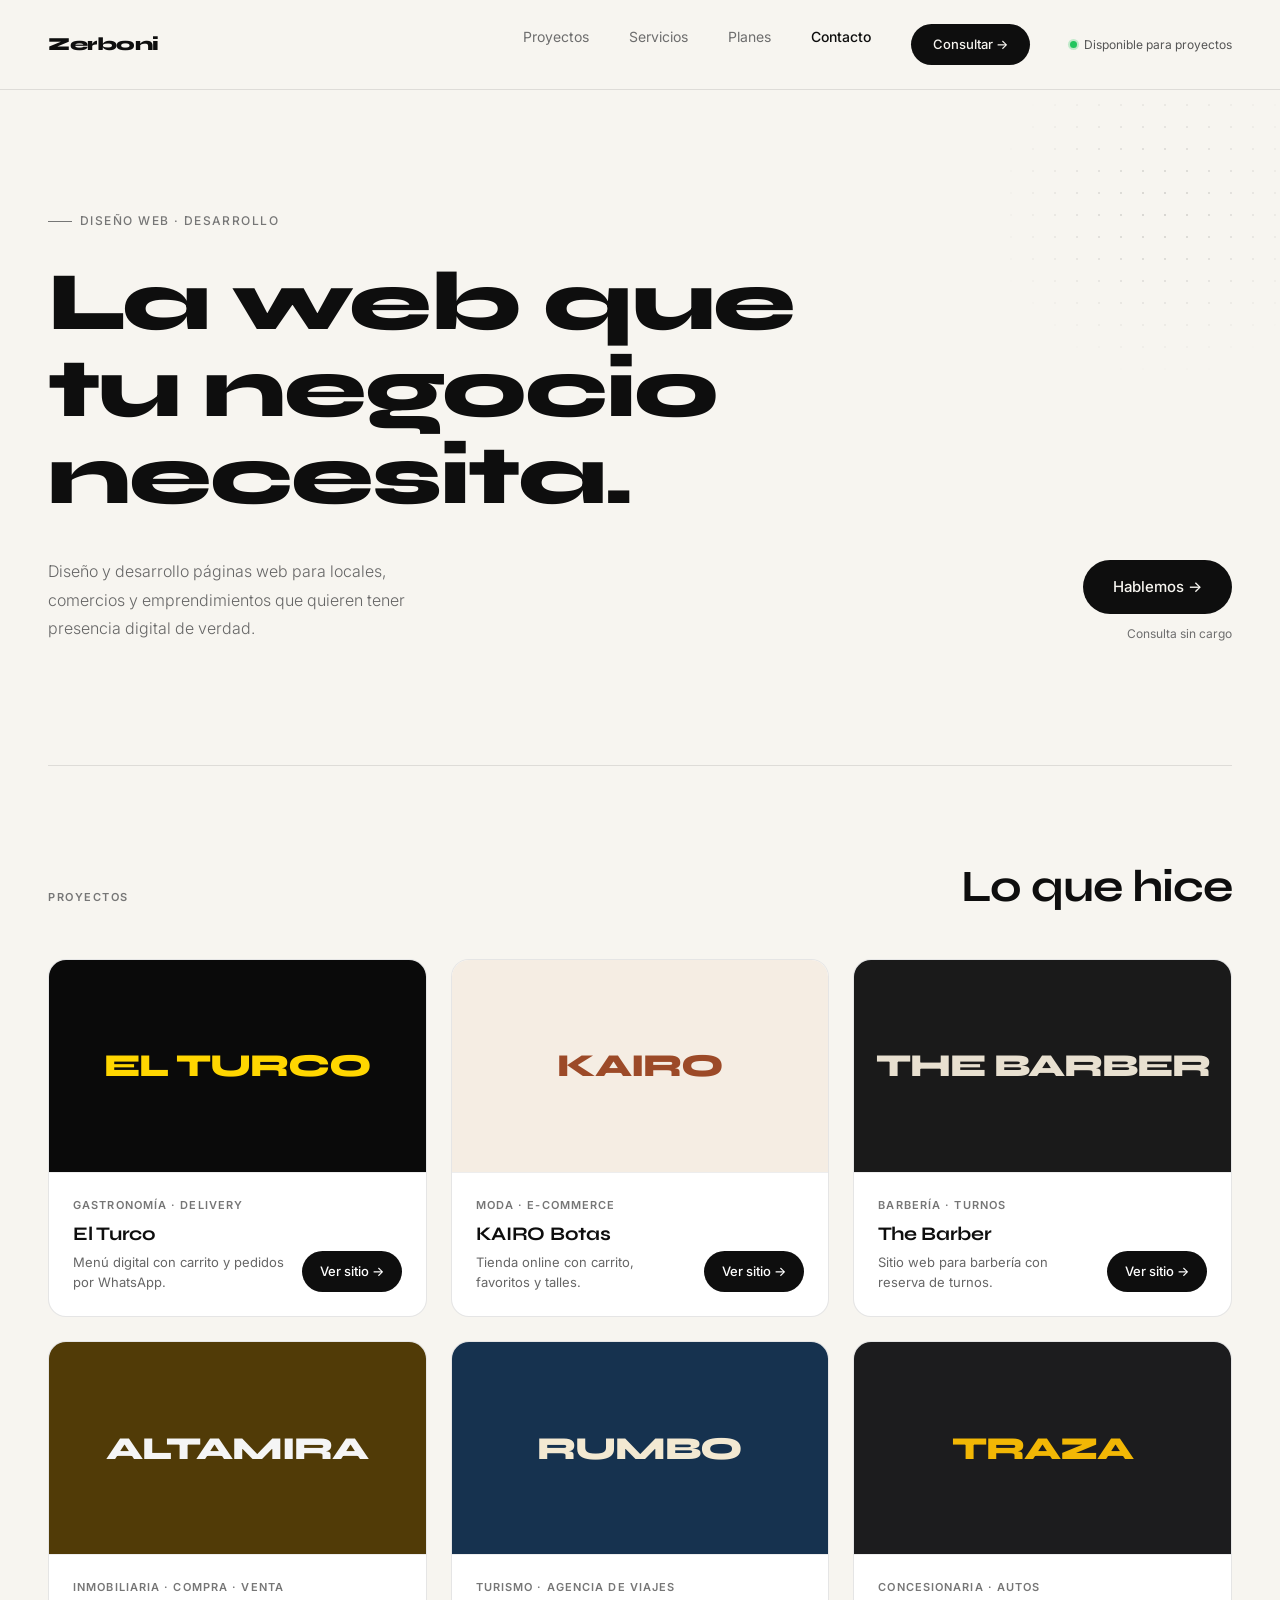
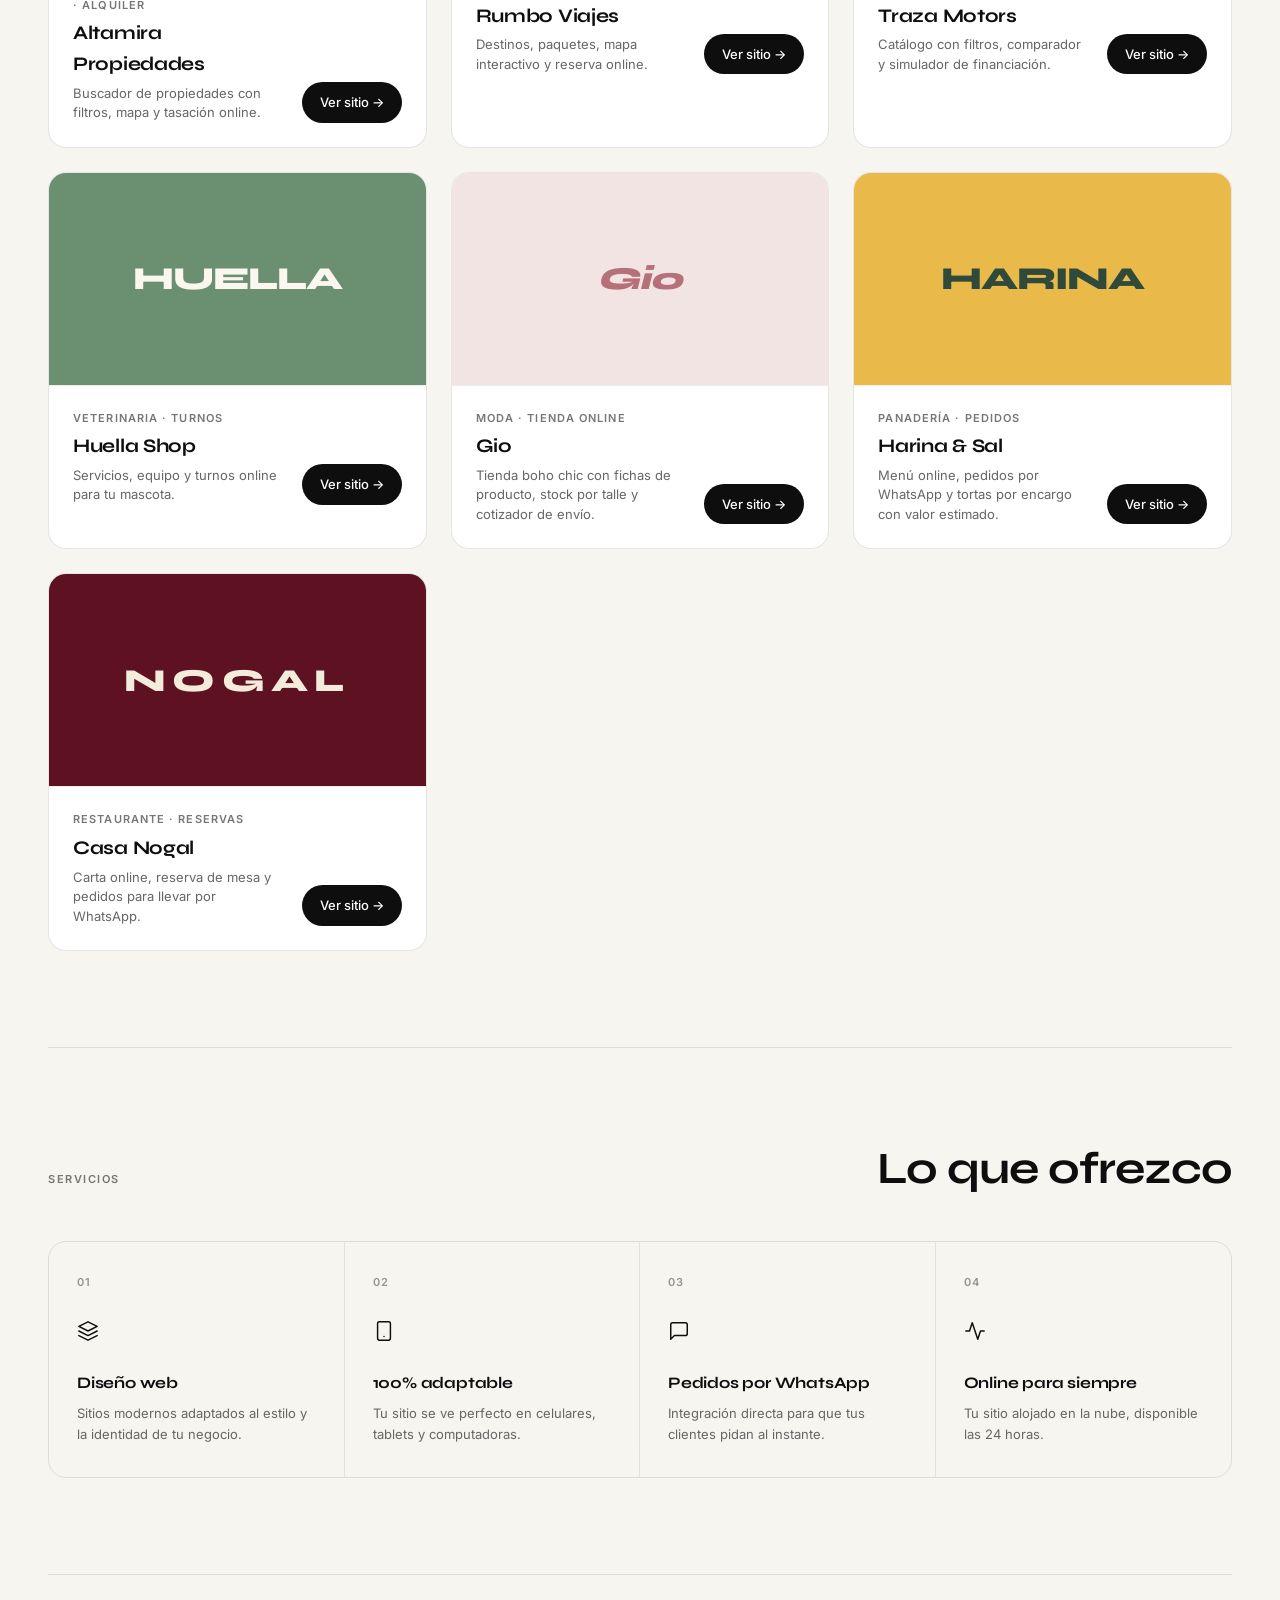
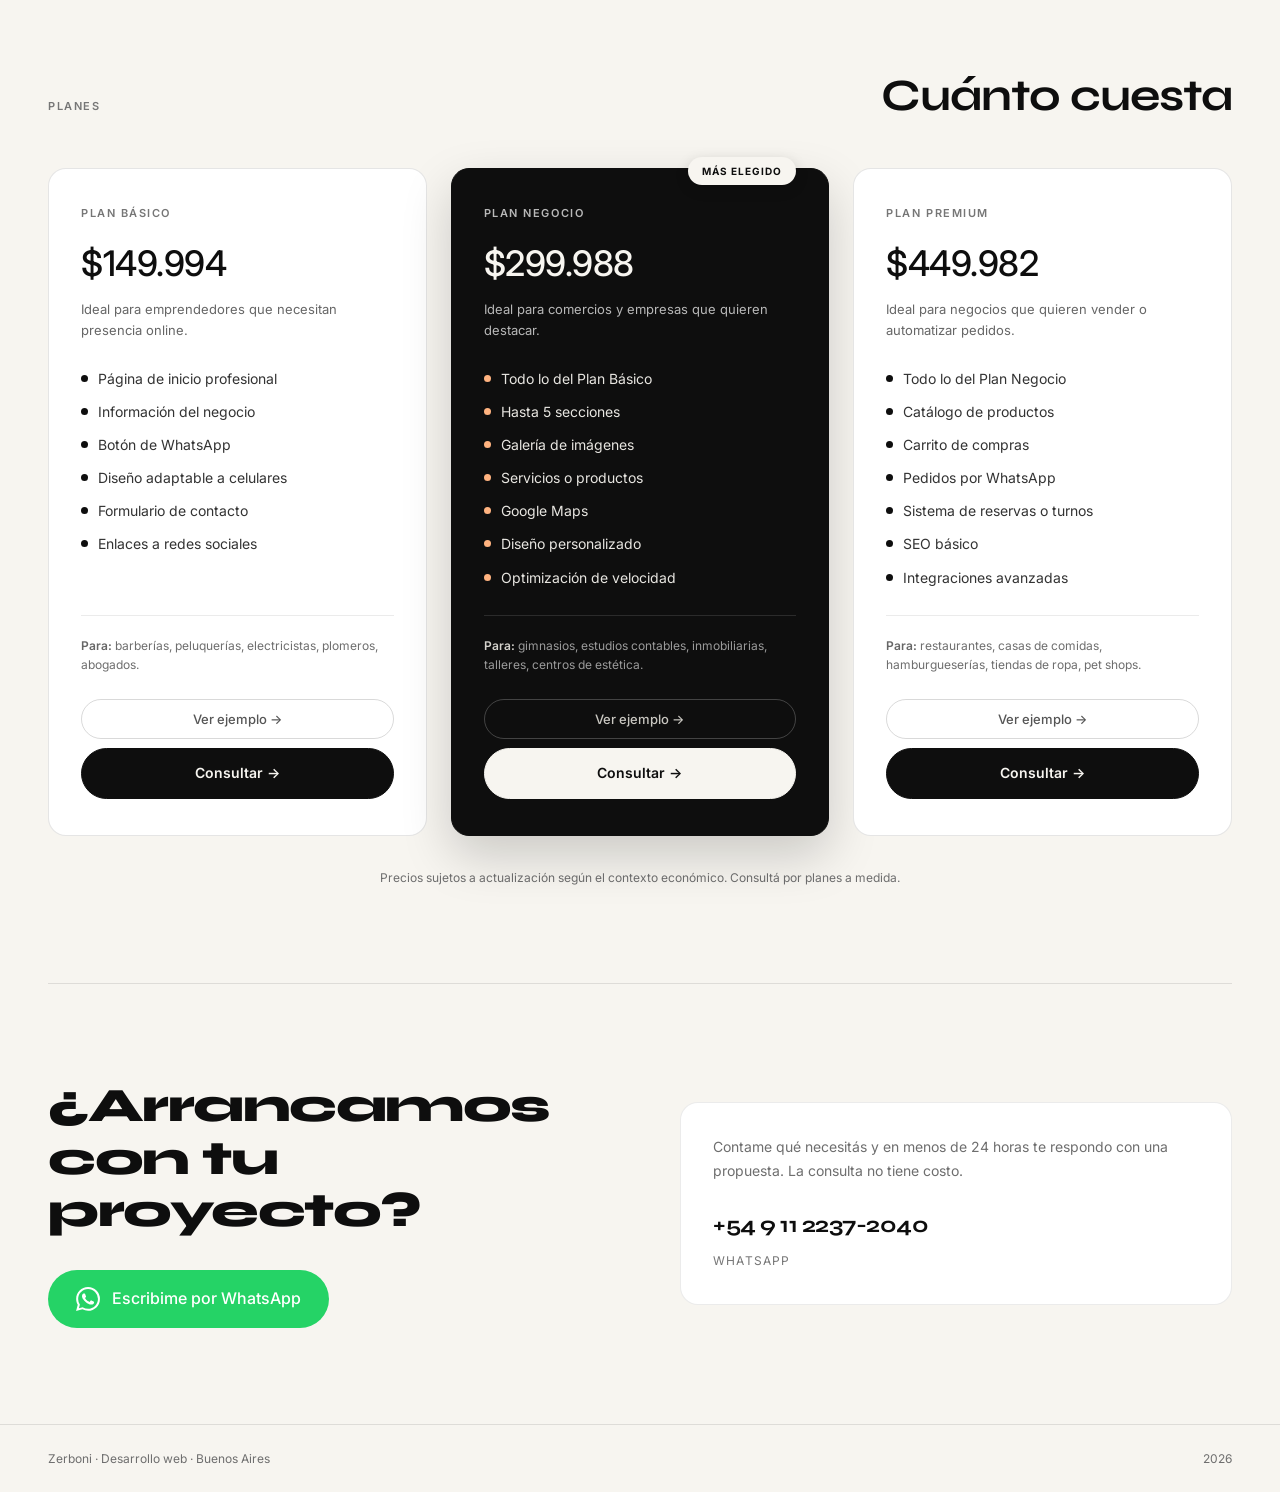
<file: index.html>
<!DOCTYPE html>
<html lang="es">
<head>
  <meta charset="UTF-8">
  <meta name="viewport" content="width=device-width, initial-scale=1.0">
  <meta name="theme-color" content="#f7f5f0">
  <title>Zerboni · Desarrollo web</title>
  <link rel="icon" type="image/svg+xml" href="data:image/svg+xml,%3Csvg xmlns='http://www.w3.org/2000/svg' viewBox='0 0 100 100'%3E%3Crect width='100' height='100' rx='20' fill='%230e0e0e'/%3E%3Ctext x='50' y='68' font-family='Georgia, serif' font-size='58' font-weight='700' fill='%23f7f5f0' text-anchor='middle'%3EZ%3C/text%3E%3C/svg%3E">
  <meta name="description" content="Diseño y desarrollo páginas web para locales, comercios y emprendimientos del GBA. Sitios profesionales, rápidos y adaptados a celular. Consultá sin cargo.">
  <meta name="author" content="Zerboni">
  <link rel="canonical" href="https://paginas-webs.github.io/">

  <!-- Open Graph -->
  <meta property="og:type" content="website">
  <meta property="og:url" content="https://paginas-webs.github.io/">
  <meta property="og:title" content="Zerboni · Desarrollo web">
  <meta property="og:description" content="Diseño y desarrollo páginas web para locales, comercios y emprendimientos del GBA. Sitios profesionales, rápidos y adaptados a celular. Consultá sin cargo.">
  <meta property="og:image" content="https://paginas-webs.github.io/og-image.jpg">
  <meta property="og:locale" content="es_AR">

  <!-- Twitter Card -->
  <meta name="twitter:card" content="summary_large_image">
  <meta name="twitter:title" content="Zerboni · Desarrollo web">
  <meta name="twitter:description" content="Diseño y desarrollo páginas web para locales, comercios y emprendimientos del GBA. Sitios profesionales, rápidos y adaptados a celular. Consultá sin cargo.">
  <meta name="twitter:image" content="https://paginas-webs.github.io/og-image.jpg">

  <link rel="preconnect" href="https://fonts.googleapis.com">
  <link rel="preconnect" href="https://fonts.gstatic.com" crossorigin>
  <link href="https://fonts.googleapis.com/css2?family=Syne:wght@700;800&family=Inter:wght@300;400;500&display=swap" rel="stylesheet">

  <script type="application/ld+json">
  {
    "@context": "https://schema.org",
    "@type": "ProfessionalService",
    "name": "Zerboni · Desarrollo web",
    "description": "Diseño y desarrollo de páginas web para locales, comercios y emprendimientos del GBA. Sitios profesionales, rápidos y adaptados a celular.",
    "url": "https://paginas-webs.github.io/",
    "areaServed": {
      "@type": "Place",
      "name": "GBA zona oeste y sur, Buenos Aires, Argentina"
    },
    "address": {
      "@type": "PostalAddress",
      "addressRegion": "Buenos Aires",
      "addressCountry": "AR"
    }
  }
  </script>

  <style>
    * { margin: 0; padding: 0; box-sizing: border-box; }
    html { scroll-behavior: smooth; }

    body {
      font-family: 'Inter', sans-serif;
      background: #f7f5f0;
      color: #0e0e0e;
      line-height: 1.6;
      overflow-x: hidden;
    }

    nav {
      display: flex;
      justify-content: space-between;
      align-items: center;
      padding: 1.5rem 3rem;
      border-bottom: 1px solid rgba(0,0,0,0.1);
      position: sticky;
      top: 0;
      background: rgba(247,245,240,0.95);
      backdrop-filter: blur(12px);
      z-index: 100;
      gap: 1.5rem;
    }

    .nav-logo {
      font-family: 'Syne', sans-serif;
      font-weight: 800;
      font-size: 1.15rem;
      letter-spacing: -0.5px;
      text-decoration: none;
      color: #0e0e0e;
      flex-shrink: 0;
    }

    .nav-right { display: flex; align-items: center; gap: 2.5rem; }

    .nav-links { display: flex; gap: 2.5rem; list-style: none; }

    .nav-links a {
      font-size: 14px;
      color: #6e6e6e;
      text-decoration: none;
      font-weight: 400;
      transition: color 0.2s;
    }

    .nav-links a:hover { color: #0e0e0e; }
    .nav-links a.activo { color: #0e0e0e; font-weight: 500; }
    .nav-links a.nav-cta { color: #f7f5f0; }

    .nav-cta {
      display: inline-flex;
      align-items: center;
      gap: 8px;
      background: #0e0e0e;
      color: #f7f5f0 !important;
      font-size: 13px !important;
      font-weight: 500 !important;
      padding: 10px 22px;
      border-radius: 100px;
      transition: background 0.2s, transform 0.2s;
    }
    .nav-cta:hover { background: #c0673a; transform: translateY(-1px); }

    .nav-disponible {
      display: inline-flex;
      align-items: center;
      gap: 7px;
      font-size: 12px;
      color: #555;
      font-weight: 400;
      flex-shrink: 0;
      white-space: nowrap;
    }
    .nav-disponible::before {
      content: '';
      display: block;
      width: 7px;
      height: 7px;
      border-radius: 50%;
      background: #22c55e;
      box-shadow: 0 0 0 2px rgba(34,197,94,0.25);
      animation: pulse-dot 2s ease-in-out infinite;
    }
    @keyframes pulse-dot {
      0%, 100% { box-shadow: 0 0 0 2px rgba(34,197,94,0.25); }
      50%       { box-shadow: 0 0 0 5px rgba(34,197,94,0.1); }
    }

    .nav-ham {
      display: none;
      flex-direction: column;
      justify-content: center;
      gap: 5px;
      width: 38px;
      height: 38px;
      background: none;
      border: none;
      cursor: pointer;
      flex-shrink: 0;
    }
    .nav-ham span {
      display: block;
      width: 100%;
      height: 2px;
      background: #0e0e0e;
      border-radius: 2px;
      transition: transform 0.25s ease, opacity 0.25s ease;
    }
    .nav-ham.abierto span:nth-child(1) { transform: translateY(7px) rotate(45deg); }
    .nav-ham.abierto span:nth-child(2) { opacity: 0; }
    .nav-ham.abierto span:nth-child(3) { transform: translateY(-7px) rotate(-45deg); }

    .nav-mobile-overlay {
      position: fixed;
      inset: 0;
      background: #f7f5f0;
      z-index: 90;
      display: flex;
      flex-direction: column;
      align-items: center;
      justify-content: center;
      gap: 2rem;
      transform: translateY(-100%);
      transition: transform 0.35s ease;
    }
    .nav-mobile-overlay.abierto { transform: translateY(0); }
    .nav-mobile-overlay a {
      font-family: 'Syne', sans-serif;
      font-size: 1.6rem;
      font-weight: 700;
      color: #0e0e0e;
      text-decoration: none;
    }
    .nav-mobile-overlay a.nav-mobile-cta {
      background: #0e0e0e;
      color: #f7f5f0;
      padding: 14px 30px;
      border-radius: 100px;
      font-size: 1rem;
    }

    .hero {
      min-height: 75vh;
      display: flex;
      flex-direction: column;
      justify-content: center;
      padding: 0 3rem;
      position: relative;
      overflow: hidden;
    }

    .hero-grid-deco {
      position: absolute;
      top: -40px;
      right: -40px;
      width: 320px;
      height: 320px;
      background-image: radial-gradient(circle, rgba(14,14,14,0.14) 1.5px, transparent 1.5px);
      background-size: 22px 22px;
      mask-image: radial-gradient(circle at center, black, transparent 75%);
      -webkit-mask-image: radial-gradient(circle at center, black, transparent 75%);
      pointer-events: none;
      z-index: 0;
      animation: hero-grid-drift 90s linear infinite;
    }

    @keyframes hero-grid-drift {
      from { background-position: 0 0; }
      to   { background-position: 22px 22px; }
    }

    .hero-tag {
      display: inline-flex;
      align-items: center;
      gap: 8px;
      font-size: 12px;
      font-weight: 500;
      letter-spacing: 0.12em;
      text-transform: uppercase;
      color: #767676;
      position: relative;
      z-index: 1;
      margin-bottom: 1.75rem;
    }

    .hero-tag::before {
      content: '';
      display: block;
      width: 24px;
      height: 1px;
      background: #767676;
    }

    .hero h1 {
      font-family: 'Syne', sans-serif;
      font-size: clamp(2.8rem, 6.5vw, 6rem);
      font-weight: 800;
      line-height: 1.05;
      letter-spacing: -2px;
      max-width: 820px;
      position: relative;
      z-index: 1;
      margin-bottom: 2.25rem;
    }

    .hero-bottom {
      display: flex;
      justify-content: space-between;
      align-items: flex-end;
      gap: 2rem;
      flex-wrap: wrap;
      position: relative;
      z-index: 1;
    }

    .hero-desc {
      font-size: 16px;
      color: #666;
      max-width: 400px;
      font-weight: 300;
      line-height: 1.8;
    }

    .hero-cta {
      display: inline-flex;
      align-items: center;
      gap: 10px;
      background: #0e0e0e;
      color: #f7f5f0;
      padding: 15px 30px;
      border-radius: 100px;
      font-size: 15px;
      font-weight: 500;
      text-decoration: none;
      transition: opacity 0.2s, transform 0.2s;
      white-space: nowrap;
    }

    .hero-cta:hover { opacity: 0.85; transform: translateY(-2px); }

    .hero-cta-wrap {
      display: flex;
      flex-direction: column;
      align-items: flex-end;
      gap: 0.6rem;
    }

    .hero-cta-note {
      font-size: 12px;
      color: #6e6e6e;
      white-space: nowrap;
    }

    .divider {
      border: none;
      border-top: 1px solid rgba(0,0,0,0.1);
      margin: 0 3rem;
    }

    .section { padding: 6rem 3rem; scroll-margin-top: 80px; }

    .section-header {
      display: flex;
      justify-content: space-between;
      align-items: baseline;
      margin-bottom: 3rem;
      flex-wrap: wrap;
      gap: 1rem;
    }

    .section-label {
      font-size: 11px;
      font-weight: 600;
      letter-spacing: 0.14em;
      text-transform: uppercase;
      color: #767676;
    }

    .section-title {
      font-family: 'Syne', sans-serif;
      font-size: clamp(1.8rem, 3.5vw, 2.8rem);
      font-weight: 700;
      letter-spacing: -1px;
      line-height: 1.1;
    }

    .proyectos-grid {
      display: grid;
      grid-template-columns: repeat(auto-fit, minmax(340px, 1fr));
      gap: 1.5rem;
    }

    .proyecto-card {
      border: 1px solid rgba(0,0,0,0.1);
      border-radius: 18px;
      overflow: hidden;
      background: #fff;
      display: flex;
      flex-direction: column;
      transition: transform 0.3s, box-shadow 0.3s;
    }

    .proyecto-card:hover {
      transform: translateY(-5px);
      box-shadow: 0 20px 60px rgba(0,0,0,0.08);
    }

    .proyecto-thumb {
      width: 100%;
      aspect-ratio: 16/9;
      display: flex;
      align-items: center;
      justify-content: center;
      font-family: 'Syne', sans-serif;
      font-size: 2rem;
      font-weight: 800;
      letter-spacing: -1px;
      position: relative;
    }

    .thumb-turco  { background: #0a0a0a; color: #FFD600; }
    .thumb-botas  { background: #f5ede3; color: #9c4a28; }
    .thumb-barber { background: #1a1a1a; color: #e8e0d0; }
    .thumb-inmobiliaria { background: rgb(81, 59, 7); color: whitesmoke; }
    .thumb-viajes { background: #16324f; color: #f3e9d2; }
    .thumb-motors { background: #1c1c1e; color: #f2b705; }
    .thumb-veterinaria { background: #6b8f71; color: #fbf6ee; }
    .thumb-gio { background: #f3e4e4; color: #b5707a; font-style: italic; }
    .thumb-panaderia { background: #e9b949; color: #2f4a3a; }
    .thumb-restaurante { background: #5e1120; color: #f3ebdc; letter-spacing: .2em; }

    .proyecto-info {
      padding: 1.5rem;
      border-top: 1px solid rgba(0,0,0,0.07);
      display: flex;
      justify-content: space-between;
      align-items: flex-end;
      gap: 1rem;
    }

    .proyecto-tipo {
      font-size: 11px;
      font-weight: 600;
      text-transform: uppercase;
      letter-spacing: 0.1em;
      color: #767676;
      margin-bottom: 4px;
    }

    .proyecto-nombre {
      font-family: 'Syne', sans-serif;
      font-size: 1.2rem;
      font-weight: 700;
      letter-spacing: -0.3px;
      margin-bottom: 4px;
    }

    .proyecto-desc {
      font-size: 13px;
      color: #666;
      line-height: 1.5;
    }

    .proyecto-btn {
      display: inline-flex;
      align-items: center;
      gap: 6px;
      background: #0e0e0e;
      color: #fff;
      font-size: 13px;
      font-weight: 500;
      padding: 10px 18px;
      border-radius: 100px;
      border: none;
      cursor: pointer;
      text-decoration: none;
      white-space: nowrap;
      transition: opacity 0.2s;
      flex-shrink: 0;
    }

    .proyecto-btn:hover { opacity: 0.75; }

    .servicios-grid {
      display: grid;
      grid-template-columns: repeat(auto-fit, minmax(220px, 1fr));
      border: 1px solid rgba(0,0,0,0.1);
      border-radius: 18px;
      overflow: hidden;
    }

    .servicio-item {
      padding: 2rem 1.75rem;
      border-right: 1px solid rgba(0,0,0,0.08);
      transition: background 0.2s;
    }

    .servicio-item:last-child { border-right: none; }
    .servicio-item:hover { background: rgba(0,0,0,0.02); }

    .servicio-num {
      font-size: 11px;
      font-weight: 600;
      color: #939393;
      letter-spacing: 0.1em;
      margin-bottom: 1.25rem;
    }

    .servicio-icon {
      font-size: 26px;
      margin-bottom: 1rem;
      display: block;
      transition: transform 0.3s ease;
    }

    .servicio-item:hover .servicio-icon {
      transform: translateY(-3px) rotate(-4deg);
    }

    .servicio-item h3 {
      font-family: 'Syne', sans-serif;
      font-size: 1rem;
      font-weight: 700;
      margin-bottom: 0.5rem;
      letter-spacing: -0.2px;
    }

    .servicio-item p {
      font-size: 13px;
      color: #666;
      line-height: 1.6;
    }

    .planes-grid {
      display: grid;
      grid-template-columns: repeat(auto-fit, minmax(300px, 1fr));
      gap: 1.5rem;
      align-items: stretch;
    }

    .plan-card {
      border: 1px solid rgba(0,0,0,0.1);
      border-radius: 18px;
      background: #fff;
      padding: 2.25rem 2rem;
      display: flex;
      flex-direction: column;
      transition: transform 0.3s, box-shadow 0.3s, border-color 0.3s;
      position: relative;
    }

    .plan-card:hover {
      transform: translateY(-5px);
      box-shadow: 0 20px 60px rgba(0,0,0,0.08);
    }

    .plan-card.destacado {
      border-color: #0e0e0e;
      background: #0e0e0e;
      box-shadow: 0 20px 50px rgba(0,0,0,0.18);
      transform: translateY(-6px);
    }

    .plan-card.destacado:hover {
      transform: translateY(-10px);
      box-shadow: 0 24px 60px rgba(0,0,0,0.22);
    }

    .plan-tag {
      position: absolute;
      top: -12px;
      right: 2rem;
      background: #f7f5f0;
      color: #0e0e0e;
      font-size: 10px;
      font-weight: 700;
      letter-spacing: 0.1em;
      text-transform: uppercase;
      padding: 6px 14px;
      border-radius: 100px;
      box-shadow: 0 4px 14px rgba(0,0,0,0.15);
    }

    .plan-nombre {
      font-size: 11px;
      font-weight: 600;
      letter-spacing: 0.14em;
      text-transform: uppercase;
      color: #767676;
      margin-bottom: 0.75rem;
    }

    .plan-card.destacado .plan-nombre { color: #b8b8b8; }

    .plan-precio {
      font-family: 'Inter', sans-serif;
      font-size: 2.2rem;
      font-weight: 500;
      letter-spacing: -0.5px;
      margin-bottom: 0.5rem;
      color: #0e0e0e;
      display: inline-block;
      transition: transform 0.25s ease, color 0.25s ease;
    }

    .plan-card:hover .plan-precio {
      transform: scale(1.05);
      color: #c0673a;
    }

    .plan-card.destacado .plan-precio { color: #f7f5f0; }
    .plan-card.destacado:hover .plan-precio { color: #ffb380; }

    .plan-objetivo {
      font-size: 13px;
      color: #666;
      margin-bottom: 1.75rem;
      line-height: 1.6;
      min-height: 40px;
    }

    .plan-card.destacado .plan-objetivo { color: #b8b8b8; }

    .plan-features {
      list-style: none;
      display: flex;
      flex-direction: column;
      gap: 0.85rem;
      margin-bottom: 1.75rem;
      flex-grow: 1;
    }

    .plan-features li {
      font-size: 14px;
      color: #333;
      display: flex;
      align-items: flex-start;
      gap: 10px;
      line-height: 1.4;
    }

    .plan-card.destacado .plan-features li { color: #e8e6e1; }

    .plan-features li::before {
      content: '';
      display: block;
      width: 7px;
      height: 7px;
      border-radius: 50%;
      background: #0e0e0e;
      margin-top: 6px;
      flex-shrink: 0;
    }

    .plan-card.destacado .plan-features li::before { background: #ffb380; }

    .plan-ejemplos {
      font-size: 12px;
      color: #6e6e6e;
      border-top: 1px solid rgba(0,0,0,0.08);
      padding-top: 1.25rem;
      margin-bottom: 1.5rem;
      line-height: 1.6;
    }

    .plan-ejemplos strong {
      color: #666;
      font-weight: 600;
    }

    .plan-card.destacado .plan-ejemplos {
      color: #9b9b9b;
      border-top-color: rgba(255,255,255,0.12);
    }
    .plan-card.destacado .plan-ejemplos strong { color: #d4d2cc; }

    .plan-btn {
      display: inline-flex;
      align-items: center;
      justify-content: center;
      gap: 8px;
      background: #0e0e0e;
      color: #f7f5f0;
      border: 1px solid #0e0e0e;
      font-size: 14px;
      font-weight: 600;
      padding: 13px 20px;
      border-radius: 100px;
      text-decoration: none;
      transition: opacity 0.2s, transform 0.2s;
    }

    .plan-card.destacado .plan-btn {
      background: #f7f5f0;
      color: #0e0e0e;
      border-color: #f7f5f0;
    }

    .plan-btn:hover { opacity: 0.85; transform: translateY(-1px); }

    .planes-nota {
      font-size: 12px;
      color: #6e6e6e;
      margin-top: 2rem;
      text-align: center;
    }

    .plan-preview-btn {
      display: inline-flex;
      align-items: center;
      justify-content: center;
      gap: 6px;
      background: transparent;
      color: #555;
      border: 1px solid rgba(0,0,0,0.15);
      font-size: 13px;
      font-weight: 500;
      padding: 11px 20px;
      border-radius: 100px;
      cursor: pointer;
      width: 100%;
      margin-bottom: 0.6rem;
      transition: background 0.2s, border-color 0.2s, color 0.2s;
      font-family: 'Inter', sans-serif;
    }
    .plan-preview-btn:hover { background: rgba(0,0,0,0.04); border-color: rgba(0,0,0,0.3); color: #0e0e0e; }

    .plan-card.destacado .plan-preview-btn {
      color: #c9c7c1;
      border-color: rgba(255,255,255,0.22);
    }
    .plan-card.destacado .plan-preview-btn:hover {
      background: rgba(255,255,255,0.08);
      border-color: rgba(255,255,255,0.4);
      color: #f7f5f0;
    }

    .modal-overlay {
      display: none;
      position: fixed;
      inset: 0;
      background: rgba(0,0,0,0.55);
      z-index: 1000;
      align-items: center;
      justify-content: center;
      padding: 1.5rem;
      backdrop-filter: blur(4px);
    }
    .modal-overlay.open { display: flex; }
    .modal-box {
      background: #f7f5f0;
      border-radius: 20px;
      width: 100%;
      max-width: 860px;
      max-height: 88vh;
      display: flex;
      flex-direction: column;
      overflow: hidden;
      box-shadow: 0 30px 80px rgba(0,0,0,0.2);
      animation: modalIn 0.28s ease;
    }
    @keyframes modalIn {
      from { opacity: 0; transform: translateY(18px) scale(0.97); }
      to   { opacity: 1; transform: translateY(0) scale(1); }
    }
    .modal-header {
      display: flex;
      align-items: center;
      justify-content: space-between;
      padding: 1rem 1.5rem;
      border-bottom: 1px solid rgba(0,0,0,0.08);
      flex-shrink: 0;
    }
    .modal-header-left { display: flex; align-items: center; gap: 10px; }
    .modal-dots { display: flex; gap: 6px; }
    .modal-dots span { display: block; width: 10px; height: 10px; border-radius: 50%; }
    .modal-dots span:nth-child(1) { background: #ff5f57; }
    .modal-dots span:nth-child(2) { background: #febc2e; }
    .modal-dots span:nth-child(3) { background: #28c840; }
    .modal-plan-label { font-size: 11px; font-weight: 600; letter-spacing: 0.12em; text-transform: uppercase; color: #767676; }
    .modal-close { background: none; border: none; cursor: pointer; font-size: 22px; color: #6e6e6e; line-height: 1; padding: 4px 8px; border-radius: 8px; transition: background 0.2s, color 0.2s; }
    .modal-close:hover { background: rgba(0,0,0,0.06); color: #0e0e0e; }
    .modal-body { overflow-y: auto; flex: 1; }

    /* Demo pages */
    .demo-page { font-family: 'Inter', sans-serif; color: #0e0e0e; }
    .demo-nav { display: flex; align-items: center; justify-content: space-between; padding: 1rem 2rem; background: #fff; border-bottom: 1px solid rgba(0,0,0,0.07); position: sticky; top: 0; z-index: 10; }
    .demo-nav-logo { font-weight: 800; font-size: 15px; letter-spacing: -0.3px; }
    .demo-nav-links { display: flex; gap: 1.5rem; list-style: none; }
    .demo-nav-links a { font-size: 12px; color: #555; text-decoration: none; }
    .demo-nav-cta { font-size: 12px; font-weight: 600; background: #0e0e0e; color: #fff; padding: 8px 16px; border-radius: 100px; text-decoration: none; }
    .demo-hero { padding: 3.5rem 2rem; background: #0e0e0e; color: #f7f5f0; text-align: center; }
    .demo-hero-tag { font-size: 10px; letter-spacing: 0.16em; text-transform: uppercase; opacity: 0.5; margin-bottom: 1rem; }
    .demo-hero h2 { font-family: 'Syne', sans-serif; font-size: clamp(1.8rem, 5vw, 2.6rem); font-weight: 800; letter-spacing: -1px; margin-bottom: 1rem; line-height: 1.1; }
    .demo-hero p { font-size: 13px; opacity: 0.65; max-width: 400px; margin: 0 auto 1.5rem; line-height: 1.7; }
    .demo-hero-btn { display: inline-block; background: #f7f5f0; color: #0e0e0e; font-size: 13px; font-weight: 600; padding: 12px 24px; border-radius: 100px; text-decoration: none; }
    .demo-section { padding: 2rem 2rem; border-bottom: 1px solid rgba(0,0,0,0.07); }
    .demo-section:last-child { border-bottom: none; }
    .demo-section-label { font-size: 10px; font-weight: 600; letter-spacing: 0.14em; text-transform: uppercase; color: #999; margin-bottom: 0.4rem; }
    .demo-section h2 { font-family: 'Syne', sans-serif; font-size: 1.35rem; font-weight: 800; margin-bottom: 1rem; letter-spacing: -0.3px; }
    .demo-section p { font-size: 13px; color: #555; line-height: 1.7; }
    .demo-info-grid { display: grid; grid-template-columns: 1fr 1fr; gap: 0.75rem; margin-top: 1rem; }
    .demo-info-item { background: #fff; border-radius: 12px; padding: 1rem 1.1rem; border: 1px solid rgba(0,0,0,0.07); }
    .demo-info-item strong { font-size: 12px; display: block; margin-bottom: 3px; }
    .demo-info-item span { font-size: 12px; color: #666; }
    .demo-wa-btn { display: inline-flex; align-items: center; gap: 8px; background: #25d366; color: #fff; font-size: 13px; font-weight: 600; padding: 12px 22px; border-radius: 100px; text-decoration: none; margin-top: 1rem; }
    .demo-form { margin-top: 1rem; display: flex; flex-direction: column; gap: 0.65rem; }
    .demo-form-note { display: inline-flex; align-items: center; gap: 6px; font-size: 11px; color: #b08a3e; background: #fdf6e8; border: 1px solid rgba(176,138,62,0.25); border-radius: 8px; padding: 7px 10px; margin-bottom: 0.4rem; width: fit-content; }
    .demo-input { background: #fff; border: 1px solid rgba(0,0,0,0.1); border-radius: 10px; padding: 11px 14px; font-size: 13px; color: #333; width: 100%; box-sizing: border-box; }
    .demo-submit { background: #0e0e0e; color: #fff; border: none; border-radius: 100px; padding: 13px; font-size: 13px; font-weight: 600; cursor: pointer; width: 100%; }
    .demo-social { display: flex; gap: 0.65rem; margin-top: 1rem; flex-wrap: wrap; }
    .demo-social a { font-size: 12px; color: #555; background: #fff; border: 1px solid rgba(0,0,0,0.1); padding: 7px 14px; border-radius: 100px; text-decoration: none; }
    .demo-gallery { display: grid; grid-template-columns: repeat(3,1fr); gap: 0.65rem; margin-top: 1rem; }
    .demo-gallery-item { border-radius: 10px; aspect-ratio: 4/3; background: #e8e5df; display: flex; align-items: center; justify-content: center; font-size: 11px; color: #aaa; }
    .demo-services-grid { display: grid; grid-template-columns: 1fr 1fr; gap: 0.65rem; margin-top: 1rem; }
    .demo-service-item { background: #fff; border-radius: 12px; padding: 1rem 1.1rem; border: 1px solid rgba(0,0,0,0.07); }
    .demo-service-item strong { font-size: 13px; display: block; margin-bottom: 3px; }
    .demo-service-item span { font-size: 12px; color: #666; }
    .demo-map { background: #e8e5df; border-radius: 12px; height: 110px; display: flex; align-items: center; justify-content: center; font-size: 12px; color: #aaa; margin-top: 1rem; }
    .demo-catalog-grid { display: grid; grid-template-columns: repeat(3,1fr); gap: 0.65rem; margin-top: 1rem; }
    .demo-product { background: #fff; border-radius: 12px; overflow: hidden; border: 1px solid rgba(0,0,0,0.07); }
    .demo-product-img { background: #e8e5df; height: 75px; display: flex; align-items: center; justify-content: center; font-size: 11px; color: #aaa; }
    .demo-product-info { padding: 0.65rem; }
    .demo-product-info strong { font-size: 12px; display: block; }
    .demo-product-info span { font-size: 11px; color: #6e6e6e; }
    .demo-product-btn { display: block; margin: 0.4rem 0.65rem 0.65rem; background: #0e0e0e; color: #fff; font-size: 11px; font-weight: 600; padding: 7px 0; border-radius: 8px; text-align: center; text-decoration: none; }
    .demo-cart { background: #fff; border-radius: 12px; padding: 1rem 1.1rem; border: 1px solid rgba(0,0,0,0.07); margin-top: 1rem; }
    .demo-cart p { font-size: 12px; color: #aaa; text-transform: uppercase; letter-spacing: 0.08em; font-weight: 600; margin-bottom: 0.65rem; }
    .demo-cart-item { display: flex; justify-content: space-between; align-items: center; padding: 0.5rem 0; border-bottom: 1px solid rgba(0,0,0,0.06); font-size: 13px; }
    .demo-cart-total { display: flex; justify-content: space-between; font-size: 14px; font-weight: 700; padding-top: 0.65rem; margin-top: 0.15rem; }
    .demo-booking { background: #fff; border-radius: 12px; padding: 1rem 1.1rem; border: 1px solid rgba(0,0,0,0.07); margin-top: 1rem; }
    .demo-booking-label { font-size: 11px; color: #aaa; margin-bottom: 0.5rem; font-weight: 600; letter-spacing: 0.08em; text-transform: uppercase; }
    .demo-booking-slots { display: flex; flex-wrap: wrap; gap: 0.5rem; margin-bottom: 1rem; }
    .demo-slot { background: #f7f5f0; border: 1px solid rgba(0,0,0,0.1); border-radius: 8px; padding: 6px 14px; font-size: 12px; cursor: pointer; }
    .demo-slot.selected { background: #0e0e0e; color: #fff; border-color: #0e0e0e; }

    .contacto-section {
      padding: 6rem 3rem;
      display: grid;
      grid-template-columns: 1fr 1fr;
      gap: 5rem;
      align-items: center;
      scroll-margin-top: 80px;
    }

    .contacto-left h2 {
      font-family: 'Syne', sans-serif;
      font-size: clamp(2rem, 4vw, 3rem);
      font-weight: 800;
      letter-spacing: -1.5px;
      line-height: 1.1;
      margin-bottom: 2rem;
      color: #0e0e0e;
    }

    .wsp-btn {
      display: inline-flex;
      align-items: center;
      gap: 12px;
      background: #25D366;
      color: #fff;
      padding: 16px 28px;
      border-radius: 100px;
      font-size: 16px;
      font-weight: 500;
      text-decoration: none;
      transition: opacity 0.2s, transform 0.2s;
    }

    .wsp-btn:hover { opacity: 0.9; transform: translateY(-2px); }

    .wsp-icon {
      width: 24px;
      height: 24px;
      fill: #fff;
      flex-shrink: 0;
    }

    .contacto-right {
      background: #fff;
      border: 1px solid rgba(0,0,0,0.08);
      border-radius: 18px;
      padding: 2rem;
    }

    .contacto-right p {
      font-size: 14px;
      color: #6e6e6e;
      line-height: 1.7;
      margin-bottom: 1.5rem;
    }

    .contacto-right .num {
      font-family: 'Syne', sans-serif;
      font-size: 1.4rem;
      font-weight: 700;
      color: #0e0e0e;
      letter-spacing: -0.5px;
      margin-bottom: 0.25rem;
      display: block;
    }

    .contacto-right .num-label {
      font-size: 12px;
      color: #767676;
      text-transform: uppercase;
      letter-spacing: 0.1em;
    }

    footer {
      border-top: 1px solid rgba(0,0,0,0.1);
      padding: 1.5rem 3rem;
      display: flex;
      justify-content: space-between;
      align-items: center;
      font-size: 12px;
      color: #6e6e6e;
      flex-wrap: wrap;
      gap: 0.5rem;
    }

    .js-ready .fade-up {
      opacity: 0;
      transform: translateY(24px);
      transition: opacity 0.55s ease, transform 0.55s ease;
    }
    .js-ready .fade-up.visible { opacity: 1; transform: translateY(0); }

    .wa-toast {
      position: fixed;
      bottom: 28px;
      left: 50%;
      transform: translateX(-50%) translateY(12px);
      background: #0e0e0e;
      color: #f7f5f0;
      padding: 12px 22px;
      border-radius: 100px;
      font-family: 'Inter', sans-serif;
      font-size: 13px;
      font-weight: 500;
      display: inline-flex;
      align-items: center;
      gap: 10px;
      box-shadow: 0 12px 32px rgba(0,0,0,0.25);
      opacity: 0;
      pointer-events: none;
      transition: opacity 0.25s ease, transform 0.25s ease;
      z-index: 2000;
      white-space: nowrap;
    }
    .wa-toast.show {
      opacity: 1;
      transform: translateX(-50%) translateY(0);
    }
    .wa-toast-spinner {
      width: 13px;
      height: 13px;
      border-radius: 50%;
      border: 2px solid rgba(247,245,240,0.3);
      border-top-color: #f7f5f0;
      animation: wa-spin 0.7s linear infinite;
      flex-shrink: 0;
    }
    @keyframes wa-spin { to { transform: rotate(360deg); } }

    @media (max-width: 900px) {
      .nav-links { display: none; }
      .nav-disponible { display: none; }
      .nav-ham { display: flex; }
    }

    @media (max-width: 768px) {
      nav { padding: 1.25rem 1.5rem; }
      .hero { padding: 4rem 1.5rem; min-height: 80vh; }
      .section { padding: 4rem 1.5rem; }
      .divider { margin: 0 1.5rem; }
      .contacto-section { grid-template-columns: 1fr; padding: 4rem 1.5rem; gap: 2.5rem; }
      footer { padding: 1.25rem 1.5rem; }
      .servicios-grid { grid-template-columns: 1fr 1fr; border-radius: 14px; }
      .servicio-item:nth-child(1),
      .servicio-item:nth-child(2) { border-bottom: 1px solid rgba(0,0,0,0.08); }
      .servicio-item:nth-child(2) { border-right: none; }
      .servicio-item:nth-child(3) { border-right: 1px solid rgba(0,0,0,0.08); }
      .proyectos-grid { grid-template-columns: 1fr; }
      .planes-grid { grid-template-columns: 1fr; }
      .plan-card.destacado { transform: none; }
    }

    @media (max-width: 500px) {
      .hero h1 { letter-spacing: -1.5px; }
      .proyectos-grid { grid-template-columns: 1fr; }
      .servicios-grid { grid-template-columns: 1fr; }
      .servicio-item { border-right: none !important; border-bottom: 1px solid rgba(0,0,0,0.08) !important; }
      .servicio-item:last-child { border-bottom: none !important; }
      .planes-grid { grid-template-columns: 1fr; }
      .plan-card.destacado,
      .plan-card.destacado:hover { transform: none; }
      .plan-tag { font-size: 11px; padding: 7px 16px; top: -13px; }
    }

    @media (prefers-reduced-motion: reduce) {
      .nav-disponible::before { animation: none; }
      .modal-box { animation: none; }
      .wa-toast-spinner { animation: none; border-top-color: rgba(247,245,240,0.3); }
      .hero-grid-deco { animation: none; }
      .nav-mobile-overlay { transition: none; }
      * { scroll-behavior: auto !important; }
    }
  </style>
</head>
<body>

<!-- NAV -->
<nav>
  <a href="#inicio" class="nav-logo" aria-label="Ir al inicio">Zerboni</a>
  <div class="nav-right">
    <ul class="nav-links">
      <li><a href="#proyectos" class="activo">Proyectos</a></li>
      <li><a href="#servicios">Servicios</a></li>
      <li><a href="#planes">Planes</a></li>
      <li><a href="#contacto">Contacto</a></li>
      <li><a href="#contacto" class="nav-cta">Consultar →</a></li>
    </ul>
    <span class="nav-disponible"><span>Disponible para proyectos</span></span>
    <button class="nav-ham" id="navHam" aria-label="Abrir menú" aria-expanded="false">
      <span></span><span></span><span></span>
    </button>
  </div>
</nav>

<div class="nav-mobile-overlay" id="navMobile" aria-hidden="true">
  <a href="#proyectos" onclick="cerrarMenu()">Proyectos</a>
  <a href="#servicios" onclick="cerrarMenu()">Servicios</a>
  <a href="#planes" onclick="cerrarMenu()">Planes</a>
  <a href="#contacto" class="nav-mobile-cta" onclick="cerrarMenu()">Consultar →</a>
</div>

<!-- HERO -->
<section class="hero" id="inicio">
  <div class="hero-grid-deco" aria-hidden="true"></div>
  <p class="hero-tag">Diseño web · Desarrollo</p>
  <h1>La web que tu negocio necesita.</h1>
  <div class="hero-bottom">
    <p class="hero-desc">Diseño y desarrollo páginas web para locales, comercios y emprendimientos que quieren tener presencia digital de verdad.</p>
    <div class="hero-cta-wrap">
      <a href="https://wa.me/5491122372040?text=Hola%20Zerboni!%20Estaba%20interesado%20en%20una%20p%C3%A1gina%20web%20para%20mi%20negocio" class="hero-cta" target="_blank" rel="noopener noreferrer">Hablemos →</a>
      <span class="hero-cta-note">Consulta sin cargo</span>
    </div>
  </div>
</section>

<hr class="divider">

<!-- PROYECTOS -->
<section class="section" id="proyectos">
  <div class="section-header">
    <span class="section-label">Proyectos</span>
    <h2 class="section-title">Lo que hice</h2>
  </div>

  <div class="proyectos-grid">
    <div class="proyecto-card fade-up">
      <div class="proyecto-thumb thumb-turco"><span>EL TURCO</span></div>
      <div class="proyecto-info">
        <div class="proyecto-meta">
          <p class="proyecto-tipo">Gastronomía · Delivery</p>
          <h3 class="proyecto-nombre">El Turco</h3>
          <p class="proyecto-desc">Menú digital con carrito y pedidos por WhatsApp.</p>
        </div>
        <a class="proyecto-btn" href="https://paginas-webs.github.io/el-turco/" target="_blank" rel="noopener noreferrer" aria-label="Ver sitio de El Turco (se abre en una pestaña nueva)">Ver sitio →</a>
      </div>
    </div>

    <div class="proyecto-card fade-up">
      <div class="proyecto-thumb thumb-botas"><span>KAIRO</span></div>
      <div class="proyecto-info">
        <div class="proyecto-meta">
          <p class="proyecto-tipo">Moda · E-commerce</p>
          <h3 class="proyecto-nombre">KAIRO Botas</h3>
          <p class="proyecto-desc">Tienda online con carrito, favoritos y talles.</p>
        </div>
        <a class="proyecto-btn" href="https://paginas-webs.github.io/kairo-botas/" target="_blank" rel="noopener noreferrer" aria-label="Ver sitio de KAIRO Botas (se abre en una pestaña nueva)">Ver sitio →</a>
      </div>
    </div>

    <div class="proyecto-card fade-up">
      <div class="proyecto-thumb thumb-barber"><span>THE BARBER</span></div>
      <div class="proyecto-info">
        <div class="proyecto-meta">
          <p class="proyecto-tipo">Barbería · Turnos</p>
          <h3 class="proyecto-nombre">The Barber</h3>
          <p class="proyecto-desc">Sitio web para barbería con reserva de turnos.</p>
        </div>
        <a class="proyecto-btn" href="https://paginas-webs.github.io/The-barber/" target="_blank" rel="noopener noreferrer" aria-label="Ver sitio de The Barber (se abre en una pestaña nueva)">Ver sitio →</a>
      </div>
    </div>

    <div class="proyecto-card fade-up">
      <div class="proyecto-thumb thumb-inmobiliaria"><span>ALTAMIRA</span></div>
      <div class="proyecto-info">
        <div class="proyecto-meta">
          <p class="proyecto-tipo">Inmobiliaria · Compra · Venta · Alquiler</p>
          <h3 class="proyecto-nombre">Altamira Propiedades</h3>
          <p class="proyecto-desc">Buscador de propiedades con filtros, mapa y tasación online.</p>
        </div>
        <a class="proyecto-btn" href="https://paginas-webs.github.io/inmobiliaria-Altamira/" target="_blank" rel="noopener noreferrer" aria-label="Ver sitio de Altamira Propiedades (se abre en una pestaña nueva)">Ver sitio →</a>
      </div>
    </div>

    <div class="proyecto-card fade-up">
      <div class="proyecto-thumb thumb-viajes"><span>RUMBO</span></div>
      <div class="proyecto-info">
        <div class="proyecto-meta">
          <p class="proyecto-tipo">Turismo · Agencia de viajes</p>
          <h3 class="proyecto-nombre">Rumbo Viajes</h3>
          <p class="proyecto-desc">Destinos, paquetes, mapa interactivo y reserva online.</p>
        </div>
        <a class="proyecto-btn" href="https://paginas-webs.github.io/rumbo-viajes/" target="_blank" rel="noopener noreferrer" aria-label="Ver sitio de Rumbo Viajes (se abre en una pestaña nueva)">Ver sitio →</a>
      </div>
    </div>

    <div class="proyecto-card fade-up">
      <div class="proyecto-thumb thumb-motors"><span>TRAZA</span></div>
      <div class="proyecto-info">
        <div class="proyecto-meta">
          <p class="proyecto-tipo">Concesionaria · Autos</p>
          <h3 class="proyecto-nombre">Traza Motors</h3>
          <p class="proyecto-desc">Catálogo con filtros, comparador y simulador de financiación.</p>
        </div>
        <a class="proyecto-btn" href="https://paginas-webs.github.io/traza-motors/" target="_blank" rel="noopener noreferrer" aria-label="Ver sitio de Traza Motors (se abre en una pestaña nueva)">Ver sitio →</a>
      </div>
    </div>

    <div class="proyecto-card fade-up">
      <div class="proyecto-thumb thumb-veterinaria"><span>HUELLA</span></div>
      <div class="proyecto-info">
        <div class="proyecto-meta">
          <p class="proyecto-tipo">Veterinaria · Turnos</p>
          <h3 class="proyecto-nombre">Huella Shop</h3>
          <p class="proyecto-desc">Servicios, equipo y turnos online para tu mascota.</p>
        </div>
        <a class="proyecto-btn" href="https://paginas-webs.github.io/huella-shop/" target="_blank" rel="noopener noreferrer" aria-label="Ver sitio de Huella Shop (se abre en una pestaña nueva)">Ver sitio →</a>
      </div>
    </div>

    <div class="proyecto-card fade-up">
      <div class="proyecto-thumb thumb-gio"><span>Gio</span></div>
      <div class="proyecto-info">
        <div class="proyecto-meta">
          <p class="proyecto-tipo">Moda · Tienda online</p>
          <h3 class="proyecto-nombre">Gio</h3>
          <p class="proyecto-desc">Tienda boho chic con fichas de producto, stock por talle y cotizador de envío.</p>
        </div>
        <a class="proyecto-btn" href="https://paginas-webs.github.io/GIO-/" target="_blank" rel="noopener noreferrer" aria-label="Ver sitio de Gio (se abre en una pestaña nueva)">Ver sitio →</a>
      </div>
    </div>

    <div class="proyecto-card fade-up">
      <div class="proyecto-thumb thumb-panaderia"><span>HARINA</span></div>
      <div class="proyecto-info">
        <div class="proyecto-meta">
          <p class="proyecto-tipo">Panadería · Pedidos</p>
          <h3 class="proyecto-nombre">Harina &amp; Sal</h3>
          <p class="proyecto-desc">Menú online, pedidos por WhatsApp y tortas por encargo con valor estimado.</p>
        </div>
        <a class="proyecto-btn" href="https://paginas-webs.github.io/harina-y-sal/" target="_blank" rel="noopener noreferrer" aria-label="Ver sitio de Harina y Sal (se abre en una pestaña nueva)">Ver sitio →</a>
      </div>
    </div>

    <div class="proyecto-card fade-up">
      <div class="proyecto-thumb thumb-restaurante"><span>NOGAL</span></div>
      <div class="proyecto-info">
        <div class="proyecto-meta">
          <p class="proyecto-tipo">Restaurante · Reservas</p>
          <h3 class="proyecto-nombre">Casa Nogal</h3>
          <p class="proyecto-desc">Carta online, reserva de mesa y pedidos para llevar por WhatsApp.</p>
        </div>
        <a class="proyecto-btn" href="https://paginas-webs.github.io/casa-nogal/" target="_blank" rel="noopener noreferrer" aria-label="Ver sitio de Casa Nogal (se abre en una pestaña nueva)">Ver sitio →</a>
      </div>
    </div>
  </div>
</section>

<hr class="divider">

<!-- SERVICIOS -->
<section class="section" id="servicios">
  <div class="section-header">
    <span class="section-label">Servicios</span>
    <h2 class="section-title">Lo que ofrezco</h2>
  </div>

  <div class="servicios-grid">
    <div class="servicio-item fade-up">
      <div class="servicio-num">01</div>
      <span class="servicio-icon" aria-hidden="true">
        <svg width="22" height="22" viewBox="0 0 24 24" fill="none" stroke="currentColor" stroke-width="1.6" stroke-linecap="round" stroke-linejoin="round"><path d="M12 2L2 7l10 5 10-5-10-5z"/><path d="M2 17l10 5 10-5"/><path d="M2 12l10 5 10-5"/></svg>
      </span>
      <h3>Diseño web</h3>
      <p>Sitios modernos adaptados al estilo y la identidad de tu negocio.</p>
    </div>
    <div class="servicio-item fade-up">
      <div class="servicio-num">02</div>
      <span class="servicio-icon" aria-hidden="true">
        <svg width="22" height="22" viewBox="0 0 24 24" fill="none" stroke="currentColor" stroke-width="1.6" stroke-linecap="round" stroke-linejoin="round"><rect x="5" y="2" width="14" height="20" rx="2"/><line x1="12" y1="18" x2="12.01" y2="18"/></svg>
      </span>
      <h3>100% adaptable</h3>
      <p>Tu sitio se ve perfecto en celulares, tablets y computadoras.</p>
    </div>
    <div class="servicio-item fade-up">
      <div class="servicio-num">03</div>
      <span class="servicio-icon" aria-hidden="true">
        <svg width="22" height="22" viewBox="0 0 24 24" fill="none" stroke="currentColor" stroke-width="1.6" stroke-linecap="round" stroke-linejoin="round"><path d="M21 15a2 2 0 0 1-2 2H7l-4 4V5a2 2 0 0 1 2-2h14a2 2 0 0 1 2 2z"/></svg>
      </span>
      <h3>Pedidos por WhatsApp</h3>
      <p>Integración directa para que tus clientes pidan al instante.</p>
    </div>
    <div class="servicio-item fade-up">
      <div class="servicio-num">04</div>
      <span class="servicio-icon" aria-hidden="true">
        <svg width="22" height="22" viewBox="0 0 24 24" fill="none" stroke="currentColor" stroke-width="1.6" stroke-linecap="round" stroke-linejoin="round"><polyline points="22 12 18 12 15 21 9 3 6 12 2 12"/></svg>
      </span>
      <h3>Online para siempre</h3>
      <p>Tu sitio alojado en la nube, disponible las 24 horas.</p>
    </div>
  </div>
</section>

<hr class="divider">

<!-- PLANES -->
<section class="section" id="planes">
  <div class="section-header">
    <span class="section-label">Planes</span>
    <h2 class="section-title">Cuánto cuesta</h2>
  </div>

  <div class="planes-grid">
    <div class="plan-card fade-up">
      <h3 class="plan-nombre">Plan Básico</h3>
      <p class="plan-precio">$150.000</p>
      <p class="plan-objetivo">Ideal para emprendedores que necesitan presencia online.</p>
      <ul class="plan-features">
        <li>Página de inicio profesional</li>
        <li>Información del negocio</li>
        <li>Botón de WhatsApp</li>
        <li>Diseño adaptable a celulares</li>
        <li>Formulario de contacto</li>
        <li>Enlaces a redes sociales</li>
      </ul>
      <p class="plan-ejemplos"><strong>Para:</strong> barberías, peluquerías, electricistas, plomeros, abogados.</p>
      <button class="plan-preview-btn" onclick="abrirModal('basico')" aria-label="Ver ejemplo del Plan Básico">Ver ejemplo →</button>
      <a class="plan-btn" href="https://wa.me/5491122372040?text=Hola%20Zerboni!%20Me%20interesa%20el%20Plan%20B%C3%A1sico%20para%20mi%20negocio." target="_blank" rel="noopener noreferrer" aria-label="Consultar por el Plan Básico por WhatsApp">Consultar →</a>
    </div>

    <div class="plan-card destacado fade-up">
      <span class="plan-tag">Más elegido</span>
      <h3 class="plan-nombre">Plan Negocio</h3>
      <p class="plan-precio">$300.000</p>
      <p class="plan-objetivo">Ideal para comercios y empresas que quieren destacar.</p>
      <ul class="plan-features">
        <li>Todo lo del Plan Básico</li>
        <li>Hasta 5 secciones</li>
        <li>Galería de imágenes</li>
        <li>Servicios o productos</li>
        <li>Google Maps</li>
        <li>Diseño personalizado</li>
        <li>Optimización de velocidad</li>
      </ul>
      <p class="plan-ejemplos"><strong>Para:</strong> gimnasios, estudios contables, inmobiliarias, talleres, centros de estética.</p>
      <button class="plan-preview-btn" onclick="abrirModal('negocio')" aria-label="Ver ejemplo del Plan Negocio">Ver ejemplo →</button>
      <a class="plan-btn" href="https://wa.me/5491122372040?text=Hola%20Zerboni!%20Me%20interesa%20el%20Plan%20Negocio%20para%20mi%20negocio." target="_blank" rel="noopener noreferrer" aria-label="Consultar por el Plan Negocio por WhatsApp">Consultar →</a>
    </div>

    <div class="plan-card fade-up">
      <h3 class="plan-nombre">Plan Premium</h3>
      <p class="plan-precio">$450.000</p>
      <p class="plan-objetivo">Ideal para negocios que quieren vender o automatizar pedidos.</p>
      <ul class="plan-features">
        <li>Todo lo del Plan Negocio</li>
        <li>Catálogo de productos</li>
        <li>Carrito de compras</li>
        <li>Pedidos por WhatsApp</li>
        <li>Sistema de reservas o turnos</li>
        <li>SEO básico</li>
        <li>Integraciones avanzadas</li>
      </ul>
      <p class="plan-ejemplos"><strong>Para:</strong> restaurantes, casas de comidas, hamburgueserías, tiendas de ropa, pet shops.</p>
      <button class="plan-preview-btn" onclick="abrirModal('premium')" aria-label="Ver ejemplo del Plan Premium">Ver ejemplo →</button>
      <a class="plan-btn" href="https://wa.me/5491122372040?text=Hola%20Zerboni!%20Me%20interesa%20el%20Plan%20Premium%20para%20mi%20negocio." target="_blank" rel="noopener noreferrer" aria-label="Consultar por el Plan Premium por WhatsApp">Consultar →</a>
    </div>
  </div>

  <p class="planes-nota">Precios sujetos a actualización según el contexto económico. Consultá por planes a medida.</p>
</section>

<hr class="divider">

<!-- CONTACTO -->
<section class="contacto-section" id="contacto">
  <div class="contacto-left">
    <h2>¿Arrancamos con tu proyecto?</h2>
    <a class="wsp-btn" href="https://wa.me/5491122372040?text=Hola Zerboni! Quería consultar por una página web para mi negocio." target="_blank" rel="noopener noreferrer">
      <svg class="wsp-icon" viewBox="0 0 24 24" xmlns="http://www.w3.org/2000/svg" aria-hidden="true">
        <path d="M17.472 14.382c-.297-.149-1.758-.867-2.03-.967-.273-.099-.471-.148-.67.15-.197.297-.767.966-.94 1.164-.173.199-.347.223-.644.075-.297-.15-1.255-.463-2.39-1.475-.883-.788-1.48-1.761-1.653-2.059-.173-.297-.018-.458.13-.606.134-.133.298-.347.446-.52.149-.174.198-.298.298-.497.099-.198.05-.371-.025-.52-.075-.149-.669-1.612-.916-2.207-.242-.579-.487-.5-.669-.51-.173-.008-.371-.01-.57-.01-.198 0-.52.074-.792.372-.272.297-1.04 1.016-1.04 2.479 0 1.462 1.065 2.875 1.213 3.074.149.198 2.096 3.2 5.077 4.487.709.306 1.262.489 1.694.625.712.227 1.36.195 1.871.118.571-.085 1.758-.719 2.006-1.413.248-.694.248-1.289.173-1.413-.074-.124-.272-.198-.57-.347m-5.421 7.403h-.004a9.87 9.87 0 01-5.031-1.378l-.361-.214-3.741.982.998-3.648-.235-.374a9.86 9.86 0 01-1.51-5.26c.001-5.45 4.436-9.884 9.888-9.884 2.64 0 5.122 1.03 6.988 2.898a9.825 9.825 0 012.893 6.994c-.003 5.45-4.437 9.884-9.885 9.884m8.413-18.297A11.815 11.815 0 0012.05 0C5.495 0 .16 5.335.157 11.892c0 2.096.547 4.142 1.588 5.945L.057 24l6.305-1.654a11.882 11.882 0 005.683 1.448h.005c6.554 0 11.89-5.335 11.893-11.893a11.821 11.821 0 00-3.48-8.413z"/>
      </svg>
      Escribime por WhatsApp
    </a>
  </div>
  <div class="contacto-right">
    <p>Contame qué necesitás y en menos de 24 horas te respondo con una propuesta. La consulta no tiene costo.</p>
    <span class="num">+54 9 11 2237-2040</span>
    <span class="num-label">WhatsApp</span>
  </div>
</section>

<footer>
  <span>Zerboni · Desarrollo web · Buenos Aires</span>
  <span id="footerAno">2026</span>
</footer>

<!-- MODAL PREVIEW -->
<div class="wa-toast" id="waToast" role="status" aria-live="polite">
  <span class="wa-toast-spinner" aria-hidden="true"></span>
  <span>Abriendo WhatsApp...</span>
</div>

<div class="modal-overlay" id="modalOverlay" onclick="cerrarModalFuera(event)" role="dialog" aria-modal="true" aria-labelledby="modalLabel">
  <div class="modal-box">
    <div class="modal-header">
      <div class="modal-header-left">
        <div class="modal-dots" aria-hidden="true"><span></span><span></span><span></span></div>
        <span class="modal-plan-label" id="modalLabel">Vista previa</span>
      </div>
      <button class="modal-close" onclick="cerrarModal()" aria-label="Cerrar vista previa">✕</button>
    </div>
    <div class="modal-body" id="modalBody"></div>
  </div>
</div>

<script>
document.documentElement.classList.add('js-ready');

// Red de seguridad: si algo del script falla en cualquier punto,
// el contenido con fade-up no debe quedar invisible para siempre.
window.addEventListener('error', () => {
  document.documentElement.classList.remove('js-ready');
});

document.getElementById('footerAno').textContent = new Date().getFullYear();

// Observer unificado: fade-up + animación de precios
const fmt = n => '$' + Math.floor(n).toString().replace(/\B(?=(\d{3})+(?!\d))/g, '.');

function animarPrecio(el) {
  const numero = parseInt(el.getAttribute('data-precio'));
  if (isNaN(numero)) return;
  const duracion = 900;
  const inicio = performance.now();
  function step(now) {
    const t = Math.min((now - inicio) / duracion, 1);
    const ease = 1 - Math.pow(1 - t, 3);
    el.textContent = fmt(numero * ease);
    if (t < 1) requestAnimationFrame(step);
    else el.textContent = fmt(numero);
  }
  requestAnimationFrame(step);
}

const observer = new IntersectionObserver((entries) => {
  entries.forEach(e => {
    if (!e.isIntersecting) return;
    if (e.target.classList.contains('fade-up')) e.target.classList.add('visible');
    if (e.target.classList.contains('plan-precio') && !e.target.dataset.animado) {
      e.target.dataset.animado = '1';
      animarPrecio(e.target);
    }
  });
}, { threshold: 0.15 });

document.querySelectorAll('.fade-up').forEach(el => observer.observe(el));

document.querySelectorAll('.plan-precio').forEach(el => {
  el.setAttribute('data-precio', parseInt(el.textContent.replace(/\$|\./g, '')));
  observer.observe(el);
});

// Resalta el link del nav correspondiente a la sección visible
const navLinks = document.querySelectorAll('.nav-links a[href^="#"]');
const seccionesNav = [...navLinks]
  .map(a => document.getElementById(a.getAttribute('href').slice(1)))
  .filter(Boolean);

if (seccionesNav.length) {
  const navObserver = new IntersectionObserver((entries) => {
    entries.forEach(entry => {
      const link = document.querySelector(`.nav-links a[href="#${entry.target.id}"]`);
      if (!link) return;
      if (entry.isIntersecting) {
        navLinks.forEach(a => a.classList.remove('activo'));
        link.classList.add('activo');
      }
    });
  }, { rootMargin: '-45% 0px -45% 0px', threshold: 0 });

  seccionesNav.forEach(sec => navObserver.observe(sec));
}

/* ══ MENÚ MOBILE ══ */
const ham = document.getElementById('navHam'), mob = document.getElementById('navMobile');
function cerrarMenu() {
  ham.classList.remove('abierto');
  mob.classList.remove('abierto');
  mob.setAttribute('aria-hidden', 'true');
  ham.setAttribute('aria-expanded', 'false');
  document.body.style.overflow = '';
}
ham.addEventListener('click', () => {
  const a = mob.classList.toggle('abierto');
  ham.classList.toggle('abierto');
  mob.setAttribute('aria-hidden', !a);
  ham.setAttribute('aria-expanded', a);
  document.body.style.overflow = a ? 'hidden' : '';
});
mob.querySelectorAll('a').forEach(a => a.addEventListener('click', cerrarMenu));

/* ══ DEMOS DE PLANES ══ */
const demos = {
  basico: {
    label: 'Plan Básico — Vista previa',
    html: `
      <div class="demo-page">
        <nav class="demo-nav">
          <span class="demo-nav-logo">Mi Negocio</span>
          <ul class="demo-nav-links">
            <li><a href="#">Inicio</a></li>
            <li><a href="#">Nosotros</a></li>
            <li><a href="#">Contacto</a></li>
          </ul>
          <a class="demo-nav-cta" href="#">Escribinos</a>
        </nav>

        <div class="demo-hero">
          <p class="demo-hero-tag">Servicio profesional · Zona sur GBA</p>
          <h2>Tu solución, a un mensaje de distancia.</h2>
          <p>Ofrecemos un servicio confiable, rápido y de calidad para particulares y empresas.</p>
          <a class="demo-hero-btn" href="#">Contactar por WhatsApp</a>
        </div>

        <div class="demo-section">
          <p class="demo-section-label">Quiénes somos</p>
          <h2>Sobre nosotros</h2>
          <p>Somos un emprendimiento familiar con más de 10 años de experiencia en el rubro. Trabajamos con responsabilidad, puntualidad y garantía en cada trabajo que realizamos.</p>
          <div class="demo-info-grid">
            <div class="demo-info-item"><strong>Horario</strong><span>Lun–Vie 8:00 a 18:00</span></div>
            <div class="demo-info-item"><strong>Zona</strong><span>GBA Zona Sur y CABA</span></div>
            <div class="demo-info-item"><strong>Experiencia</strong><span>+10 años en el rubro</span></div>
            <div class="demo-info-item"><strong>Teléfono</strong><span>11 XXXX-XXXX</span></div>
          </div>
          <a class="demo-wa-btn" href="#">
            <svg width="16" height="16" viewBox="0 0 24 24" fill="white" aria-hidden="true"><path d="M17.472 14.382c-.297-.149-1.758-.867-2.03-.967-.273-.099-.471-.148-.67.15-.197.297-.767.966-.94 1.164-.173.199-.347.223-.644.075-.297-.15-1.255-.463-2.39-1.475-.883-.788-1.48-1.761-1.653-2.059-.173-.297-.018-.458.13-.606.134-.133.298-.347.446-.52.149-.174.198-.298.298-.497.099-.198.05-.371-.025-.52-.075-.149-.669-1.612-.916-2.207-.242-.579-.487-.5-.669-.51-.173-.008-.371-.01-.57-.01-.198 0-.52.074-.792.372-.272.297-1.04 1.016-1.04 2.479 0 1.462 1.065 2.875 1.213 3.074.149.198 2.096 3.2 5.077 4.487.709.306 1.262.489 1.694.625.712.227 1.36.195 1.871.118.571-.085 1.758-.719 2.006-1.413.248-.694.248-1.289.173-1.413-.074-.124-.272-.198-.57-.347m-5.421 7.403h-.004a9.87 9.87 0 01-5.031-1.378l-.361-.214-3.741.982.998-3.648-.235-.374a9.86 9.86 0 01-1.51-5.26c.001-5.45 4.436-9.884 9.888-9.884 2.64 0 5.122 1.03 6.988 2.898a9.825 9.825 0 012.893 6.994c-.003 5.45-4.437 9.884-9.885 9.884m8.413-18.297A11.815 11.815 0 0012.05 0C5.495 0 .16 5.335.157 11.892c0 2.096.547 4.142 1.588 5.945L.057 24l6.305-1.654a11.882 11.882 0 005.683 1.448h.005c6.554 0 11.89-5.335 11.893-11.893a11.821 11.821 0 00-3.48-8.413z"/></svg>
            Escribir por WhatsApp
          </a>
        </div>

        <div class="demo-section">
          <p class="demo-section-label">Contacto</p>
          <h2>Envianos un mensaje</h2>
          <div class="demo-form">
            <span class="demo-form-note">⚠ Ejemplo visual — no funcional</span>
            <input class="demo-input" placeholder="Tu nombre" disabled>
            <input class="demo-input" placeholder="Tu email" disabled>
            <textarea class="demo-input" placeholder="¿En qué te podemos ayudar?" rows="3" disabled></textarea>
            <button class="demo-submit" disabled>Enviar mensaje</button>
          </div>
          <div class="demo-social">
            <a href="#">Instagram</a>
            <a href="#">Facebook</a>
            <a href="#">TikTok</a>
          </div>
        </div>
      </div>
    `
  },

  negocio: {
    label: 'Plan Negocio — Vista previa',
    html: `
      <div class="demo-page">
        <nav class="demo-nav">
          <span class="demo-nav-logo">Mi Negocio</span>
          <ul class="demo-nav-links">
            <li><a href="#">Inicio</a></li>
            <li><a href="#">Nosotros</a></li>
            <li><a href="#">Servicios</a></li>
            <li><a href="#">Galería</a></li>
            <li><a href="#">Contacto</a></li>
          </ul>
          <a class="demo-nav-cta" href="#">Consultar</a>
        </nav>

        <div class="demo-hero">
          <p class="demo-hero-tag">Profesional · Confiable · Zona sur GBA</p>
          <h2>Más de 10 años haciendo lo que nos apasiona.</h2>
          <p>Un negocio que creció con el barrio. Calidad, trato personalizado y resultados reales.</p>
          <a class="demo-hero-btn" href="#">Ver servicios</a>
        </div>

        <div class="demo-section">
          <p class="demo-section-label">Nosotros</p>
          <h2>¿Quiénes somos?</h2>
          <p>Somos un equipo comprometido con dar el mejor servicio en cada trabajo. Atendemos tanto a particulares como a empresas de la zona, con presupuesto sin cargo y respuesta rápida.</p>
          <div class="demo-info-grid">
            <div class="demo-info-item"><strong>Fundado</strong><span>2014</span></div>
            <div class="demo-info-item"><strong>Zona de cobertura</strong><span>GBA Sur y CABA</span></div>
            <div class="demo-info-item"><strong>Horario</strong><span>Lun–Sáb 8:00 a 19:00</span></div>
            <div class="demo-info-item"><strong>Clientes atendidos</strong><span>+500</span></div>
          </div>
        </div>

        <div class="demo-section">
          <p class="demo-section-label">Servicios</p>
          <h2>Lo que ofrecemos</h2>
          <div class="demo-services-grid">
            <div class="demo-service-item"><strong>Servicio A</strong><span>Descripción breve del servicio principal que ofrecés.</span></div>
            <div class="demo-service-item"><strong>Servicio B</strong><span>Otro servicio destacado con entrega en el día.</span></div>
            <div class="demo-service-item"><strong>Servicio C</strong><span>Atención personalizada y garantía incluida.</span></div>
            <div class="demo-service-item"><strong>Servicio D</strong><span>Presupuesto sin cargo y respuesta inmediata.</span></div>
          </div>
        </div>

        <div class="demo-section">
          <p class="demo-section-label">Galería</p>
          <h2>Nuestros trabajos</h2>
          <div class="demo-gallery">
            <div class="demo-gallery-item">Foto 1</div>
            <div class="demo-gallery-item">Foto 2</div>
            <div class="demo-gallery-item">Foto 3</div>
            <div class="demo-gallery-item">Foto 4</div>
            <div class="demo-gallery-item">Foto 5</div>
            <div class="demo-gallery-item">Foto 6</div>
          </div>
        </div>

        <div class="demo-section">
          <p class="demo-section-label">Ubicación</p>
          <h2>Dónde estamos</h2>
          <div class="demo-map">📍 Mapa interactivo (Google Maps)</div>
        </div>

        <div class="demo-section">
          <p class="demo-section-label">Contacto</p>
          <h2>Hablemos</h2>
          <div class="demo-form">
            <span class="demo-form-note">⚠ Ejemplo visual — no funcional</span>
            <input class="demo-input" placeholder="Tu nombre" disabled>
            <input class="demo-input" placeholder="Tu email" disabled>
            <textarea class="demo-input" placeholder="Contanos en qué te podemos ayudar" rows="3" disabled></textarea>
            <button class="demo-submit" disabled>Enviar consulta</button>
          </div>
          <div class="demo-social">
            <a href="#">Instagram</a>
            <a href="#">Facebook</a>
            <a href="#">TikTok</a>
            <a href="#">LinkedIn</a>
          </div>
        </div>
      </div>
    `
  },

  premium: {
    label: 'Plan Premium — Vista previa',
    html: `
      <div class="demo-page">
        <nav class="demo-nav">
          <span class="demo-nav-logo">Mi Negocio</span>
          <ul class="demo-nav-links">
            <li><a href="#">Inicio</a></li>
            <li><a href="#">Catálogo</a></li>
            <li><a href="#">Reservas</a></li>
            <li><a href="#">Promociones</a></li>
            <li><a href="#">Contacto</a></li>
          </ul>
          <a class="demo-nav-cta" href="#">Pedir ahora</a>
        </nav>

        <div class="demo-hero">
          <p class="demo-hero-tag">Pedidos online · Reservas · Entregas</p>
          <h2>Lo que necesitás, cuando lo necesitás.</h2>
          <p>Pedí desde donde estés, elegí tu horario y recibilo en tu puerta o retirá en el local.</p>
          <a class="demo-hero-btn" href="#">Ver catálogo</a>
        </div>

        <div class="demo-section">
          <p class="demo-section-label">Catálogo</p>
          <h2>Nuestros productos</h2>
          <div class="demo-catalog-grid">
            <div class="demo-product"><div class="demo-product-img">Foto</div><div class="demo-product-info"><strong>Producto A</strong><span>$X.XXX</span></div><a class="demo-product-btn" href="#">Agregar</a></div>
            <div class="demo-product"><div class="demo-product-img">Foto</div><div class="demo-product-info"><strong>Producto B</strong><span>$X.XXX</span></div><a class="demo-product-btn" href="#">Agregar</a></div>
            <div class="demo-product"><div class="demo-product-img">Foto</div><div class="demo-product-info"><strong>Producto C</strong><span>$X.XXX</span></div><a class="demo-product-btn" href="#">Agregar</a></div>
            <div class="demo-product"><div class="demo-product-img">Foto</div><div class="demo-product-info"><strong>Producto D</strong><span>$X.XXX</span></div><a class="demo-product-btn" href="#">Agregar</a></div>
            <div class="demo-product"><div class="demo-product-img">Foto</div><div class="demo-product-info"><strong>Producto E</strong><span>$X.XXX</span></div><a class="demo-product-btn" href="#">Agregar</a></div>
            <div class="demo-product"><div class="demo-product-img">Foto</div><div class="demo-product-info"><strong>Producto F</strong><span>$X.XXX</span></div><a class="demo-product-btn" href="#">Agregar</a></div>
          </div>
        </div>

        <div class="demo-section">
          <p class="demo-section-label">Carrito</p>
          <h2>Tu pedido</h2>
          <div class="demo-cart">
            <p>Resumen</p>
            <div class="demo-cart-item"><span>Producto A × 2</span><span>$X.XXX</span></div>
            <div class="demo-cart-item"><span>Producto C × 1</span><span>$X.XXX</span></div>
            <div class="demo-cart-total"><span>Total</span><span>$XX.XXX</span></div>
          </div>
          <a class="demo-wa-btn" style="margin-top:1rem" href="#">
            <svg width="16" height="16" viewBox="0 0 24 24" fill="white" aria-hidden="true"><path d="M17.472 14.382c-.297-.149-1.758-.867-2.03-.967-.273-.099-.471-.148-.67.15-.197.297-.767.966-.94 1.164-.173.199-.347.223-.644.075-.297-.15-1.255-.463-2.39-1.475-.883-.788-1.48-1.761-1.653-2.059-.173-.297-.018-.458.13-.606.134-.133.298-.347.446-.52.149-.174.198-.298.298-.497.099-.198.05-.371-.025-.52-.075-.149-.669-1.612-.916-2.207-.242-.579-.487-.5-.669-.51-.173-.008-.371-.01-.57-.01-.198 0-.52.074-.792.372-.272.297-1.04 1.016-1.04 2.479 0 1.462 1.065 2.875 1.213 3.074.149.198 2.096 3.2 5.077 4.487.709.306 1.262.489 1.694.625.712.227 1.36.195 1.871.118.571-.085 1.758-.719 2.006-1.413.248-.694.248-1.289.173-1.413-.074-.124-.272-.198-.57-.347m-5.421 7.403h-.004a9.87 9.87 0 01-5.031-1.378l-.361-.214-3.741.982.998-3.648-.235-.374a9.86 9.86 0 01-1.51-5.26c.001-5.45 4.436-9.884 9.888-9.884 2.64 0 5.122 1.03 6.988 2.898a9.825 9.825 0 012.893 6.994c-.003 5.45-4.437 9.884-9.885 9.884m8.413-18.297A11.815 11.815 0 0012.05 0C5.495 0 .16 5.335.157 11.892c0 2.096.547 4.142 1.588 5.945L.057 24l6.305-1.654a11.882 11.882 0 005.683 1.448h.005c6.554 0 11.89-5.335 11.893-11.893a11.821 11.821 0 00-3.48-8.413z"/></svg>
            Pedir por WhatsApp
          </a>
        </div>

        <div class="demo-section">
          <p class="demo-section-label">Reservas</p>
          <h2>Elegí tu turno</h2>
          <div class="demo-booking">
            <div class="demo-booking-label">Horarios disponibles</div>
            <div class="demo-booking-slots">
              <span class="demo-slot">9:00</span>
              <span class="demo-slot selected">10:30</span>
              <span class="demo-slot">12:00</span>
              <span class="demo-slot">14:00</span>
              <span class="demo-slot">15:30</span>
              <span class="demo-slot">17:00</span>
            </div>
            <span class="demo-form-note">⚠ Ejemplo visual — no funcional</span>
            <button class="demo-submit" disabled>Confirmar turno por WhatsApp</button>
          </div>
        </div>

        <div class="demo-section">
          <p class="demo-section-label">Promociones</p>
          <h2>Ofertas de la semana</h2>
          <div class="demo-services-grid">
            <div class="demo-service-item"><strong>2x1 los martes</strong><span>En productos seleccionados del catálogo.</span></div>
            <div class="demo-service-item"><strong>Envío gratis</strong><span>En pedidos superiores a $X.XXX dentro de la zona.</span></div>
          </div>
        </div>

        <div class="demo-section">
          <p class="demo-section-label">Ubicación</p>
          <h2>Dónde encontrarnos</h2>
          <div class="demo-map">📍 Mapa interactivo (Google Maps)</div>
        </div>
      </div>
    `
  }
};

const WA = '5491122372040';

const Modal = {
  ultimoFoco: null,
  scrollY: 0,

  abrir(plan) {
    const overlay = document.getElementById('modalOverlay');
    document.getElementById('modalBody').innerHTML = demos[plan].html;
    document.getElementById('modalLabel').textContent = demos[plan].label;
    overlay.classList.add('open');

    // overflow:hidden solo no alcanza para bloquear el scroll táctil
    // en iOS Safari; sumamos position:fixed guardando la posición actual.
    Modal.scrollY = window.scrollY;
    document.body.style.overflow = 'hidden';
    document.body.style.position = 'fixed';
    document.body.style.top = `-${Modal.scrollY}px`;
    document.body.style.width = '100%';

    Modal.ultimoFoco = document.activeElement;
    const closeBtn = document.querySelector('.modal-close');
    if (closeBtn) closeBtn.focus();

    bindWaToastLinks(document.getElementById('modalBody'));

    // Los links decorativos de la demo (href="#") no deben navegar ni
    // mover el scroll de la página real detrás del modal, y se excluyen
    // del orden de Tab para no saturar la navegación por teclado dentro
    // del modal con ~30 elementos que no hacen nada real.
    document.querySelectorAll('#modalBody a[href="#"]').forEach(link => {
      link.addEventListener('click', e => e.preventDefault());
      link.setAttribute('tabindex', '-1');
    });
  },

  cerrar() {
    document.getElementById('modalOverlay').classList.remove('open');
    document.body.style.overflow = '';
    document.body.style.position = '';
    document.body.style.top = '';
    document.body.style.width = '';
    window.scrollTo(0, Modal.scrollY);
    if (Modal.ultimoFoco && typeof Modal.ultimoFoco.focus === 'function') {
      Modal.ultimoFoco.focus();
    }
  },

  cerrarFuera(e) {
    if (e.target === document.getElementById('modalOverlay')) Modal.cerrar();
  },

  atraparTab(e) {
    if (e.key !== 'Tab') return;
    const overlay = document.getElementById('modalOverlay');
    if (!overlay.classList.contains('open')) return;

    const focusables = overlay.querySelectorAll(
      'button:not([tabindex="-1"]), [href]:not([tabindex="-1"]), input:not([tabindex="-1"]), select:not([tabindex="-1"]), textarea:not([tabindex="-1"]), [tabindex]:not([tabindex="-1"])'
    );
    if (!focusables.length) return;
    const primero = focusables[0];
    const ultimo = focusables[focusables.length - 1];

    if (e.shiftKey && document.activeElement === primero) {
      e.preventDefault();
      ultimo.focus();
    } else if (!e.shiftKey && document.activeElement === ultimo) {
      e.preventDefault();
      primero.focus();
    }
  }
};

// Expongo al scope global solo lo necesario para los onclick del HTML
const abrirModal = p => Modal.abrir(p);
const cerrarModal = () => Modal.cerrar();
const cerrarModalFuera = e => Modal.cerrarFuera(e);

document.addEventListener('keydown', e => {
  if (e.key === 'Escape') Modal.cerrar();
  Modal.atraparTab(e);
});

// Actualiza dinámicamente los links de WhatsApp usando la variable centralizada
document.querySelectorAll('a[href*="wa.me"]').forEach(a => {
  a.href = a.href.replace(/wa\.me\/\d+/, `wa.me/${WA}`);
});

// Feedback visual al hacer click en cualquier botón que lleve a WhatsApp
const bindWaToastLinks = (() => {
  const toast = document.getElementById('waToast');
  let toastTimer = null;

  return (root = document) => {
    root.querySelectorAll('a[href*="wa.me"]').forEach(link => {
      if (link.dataset.waBound) return;
      link.dataset.waBound = '1';
      link.addEventListener('click', e => {
        const href = link.href;
        e.preventDefault();
        toast.classList.add('show');
        clearTimeout(toastTimer);
        window.open(href, '_blank', 'noopener,noreferrer');
        toastTimer = setTimeout(() => { toast.classList.remove('show'); }, 1800);
      });
    });
  };
})();

bindWaToastLinks(document);
</script>

</body>
</html>
</file>
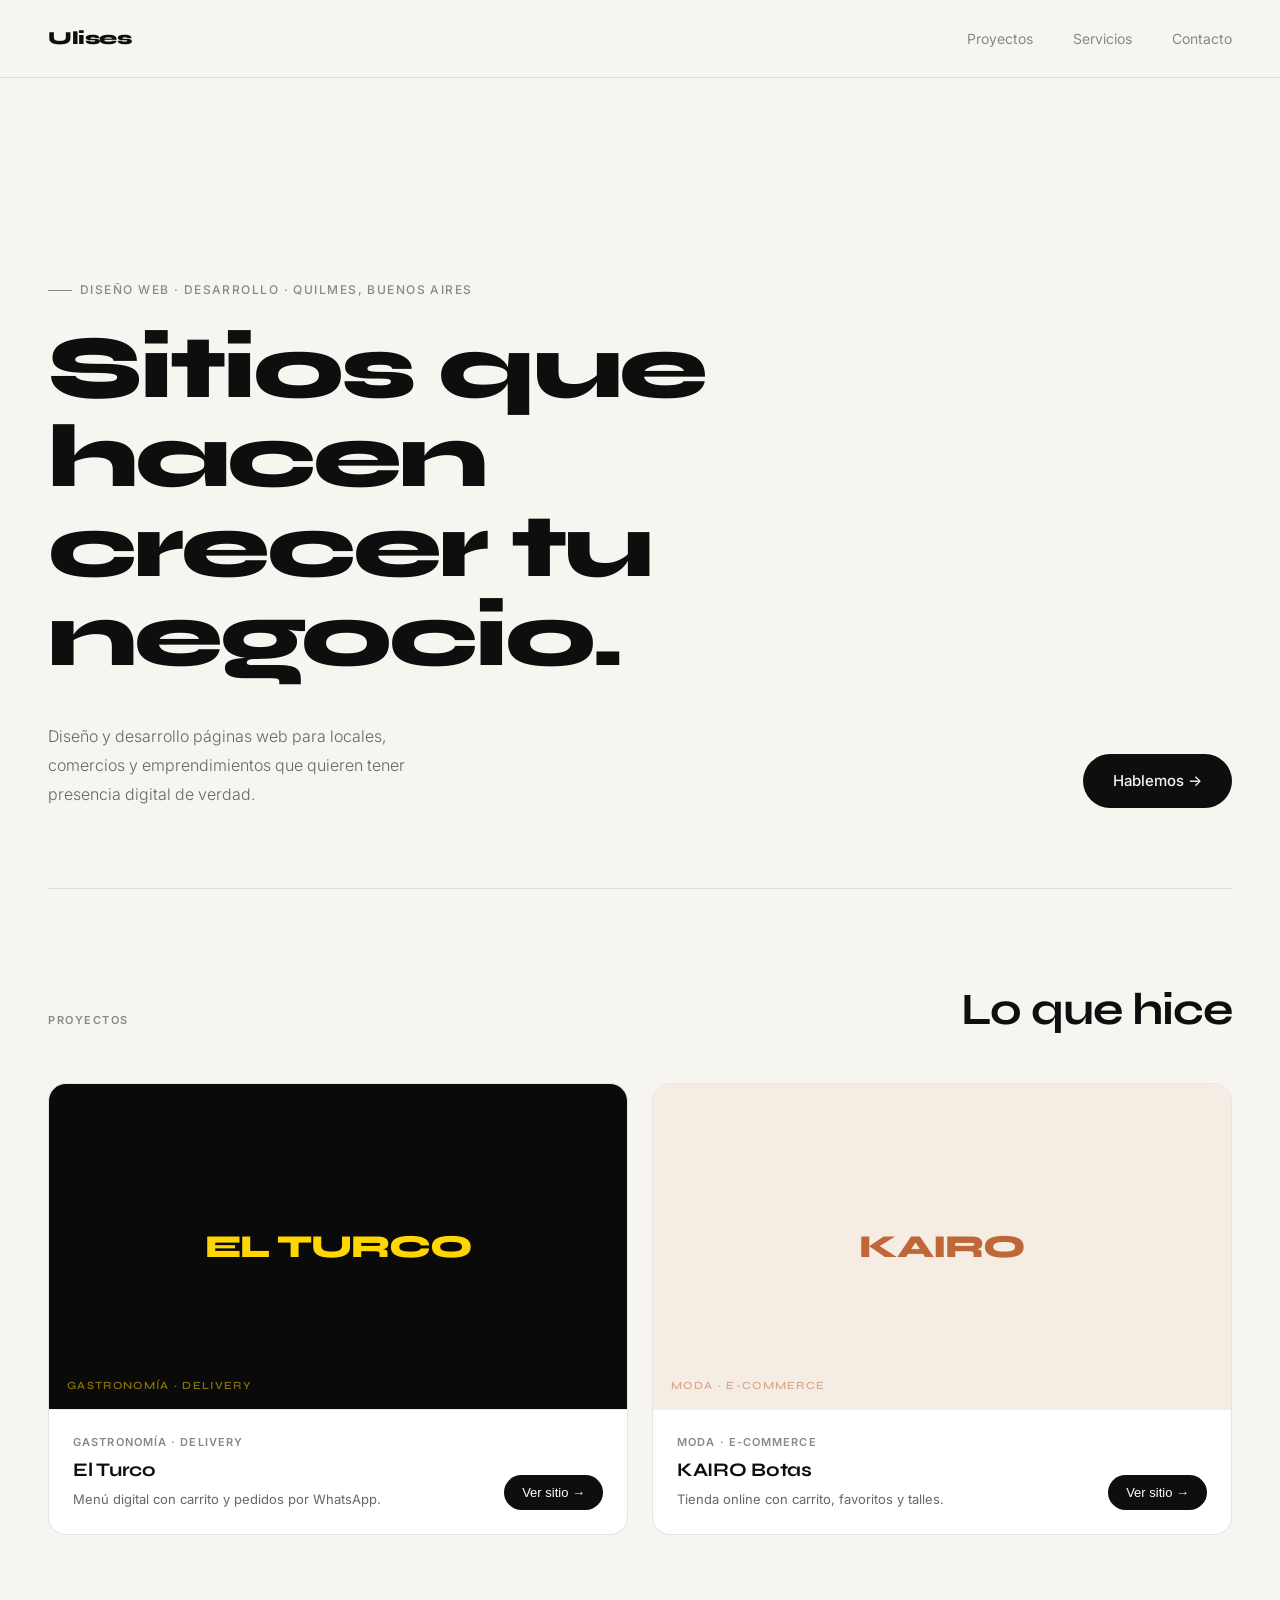
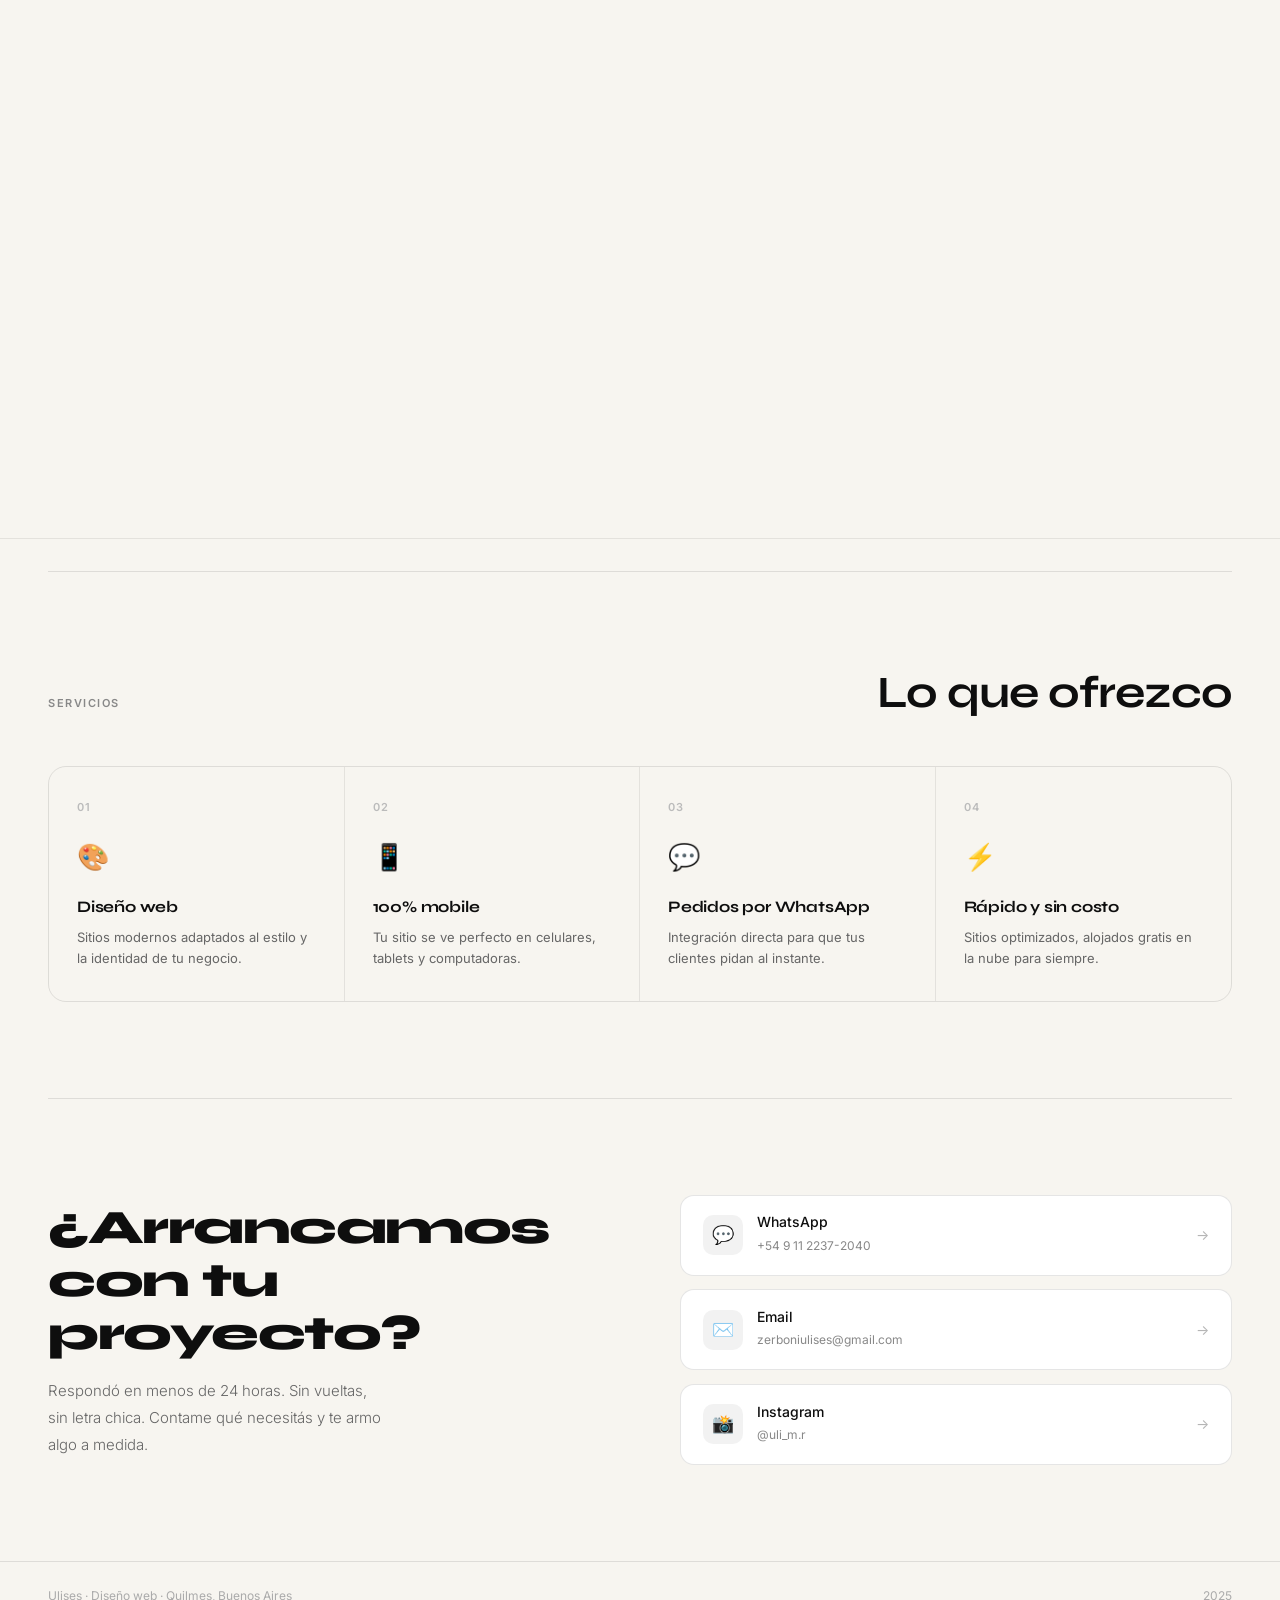
<file: portfolio.html>
<!DOCTYPE html>
<html lang="es">
<head>
  <meta charset="UTF-8">
  <meta name="viewport" content="width=device-width, initial-scale=1.0">
  <title>Ulises — Diseño Web</title>
  <style>
@import url('https://fonts.googleapis.com/css2?family=Syne:wght@400;500;600;700;800&family=Inter:wght@300;400;500&display=swap');

* { margin: 0; padding: 0; box-sizing: border-box; }
html { scroll-behavior: smooth; }

body {
  font-family: 'Inter', sans-serif;
  background: #f7f5f0;
  color: #0e0e0e;
  line-height: 1.6;
  overflow-x: hidden;
}

/* NAV */
nav {
  display: flex;
  justify-content: space-between;
  align-items: center;
  padding: 1.5rem 3rem;
  border-bottom: 1px solid rgba(0,0,0,0.1);
  position: sticky;
  top: 0;
  background: rgba(247,245,240,0.95);
  backdrop-filter: blur(12px);
  z-index: 100;
}

.nav-logo {
  font-family: 'Syne', sans-serif;
  font-weight: 800;
  font-size: 1.15rem;
  letter-spacing: -0.5px;
  text-decoration: none;
  color: #0e0e0e;
}

.nav-links {
  display: flex;
  gap: 2.5rem;
  list-style: none;
}

.nav-links a {
  font-size: 14px;
  color: #888;
  text-decoration: none;
  font-weight: 400;
  transition: color 0.2s;
}

.nav-links a:hover { color: #0e0e0e; }

/* HERO */
.hero {
  min-height: 90vh;
  display: flex;
  flex-direction: column;
  justify-content: flex-end;
  padding: 0 3rem 5rem;
}

.hero-tag {
  display: inline-flex;
  align-items: center;
  gap: 8px;
  font-size: 12px;
  font-weight: 500;
  letter-spacing: 0.12em;
  text-transform: uppercase;
  color: #888;
  margin-bottom: 1.5rem;
}

.hero-tag::before {
  content: '';
  display: block;
  width: 24px;
  height: 1px;
  background: #888;
}

.hero h1 {
  font-family: 'Syne', sans-serif;
  font-size: clamp(3rem, 7vw, 6rem);
  font-weight: 800;
  line-height: 1.0;
  letter-spacing: -3px;
  max-width: 850px;
  margin-bottom: 2.5rem;
}

.hero-bottom {
  display: flex;
  justify-content: space-between;
  align-items: flex-end;
  gap: 2rem;
  flex-wrap: wrap;
}

.hero-desc {
  font-size: 16px;
  color: #666;
  max-width: 400px;
  font-weight: 300;
  line-height: 1.8;
}

.hero-cta {
  display: inline-flex;
  align-items: center;
  gap: 10px;
  background: #0e0e0e;
  color: #f7f5f0;
  padding: 15px 30px;
  border-radius: 100px;
  font-size: 15px;
  font-weight: 500;
  text-decoration: none;
  transition: opacity 0.2s, transform 0.2s;
  white-space: nowrap;
}

.hero-cta:hover { opacity: 0.85; transform: translateY(-2px); }

/* DIVIDER */
.divider {
  border: none;
  border-top: 1px solid rgba(0,0,0,0.1);
  margin: 0 3rem;
}

/* SECCIONES */
.section { padding: 6rem 3rem; }

.section-header {
  display: flex;
  justify-content: space-between;
  align-items: baseline;
  margin-bottom: 3rem;
  flex-wrap: wrap;
  gap: 1rem;
}

.section-label {
  font-size: 11px;
  font-weight: 600;
  letter-spacing: 0.14em;
  text-transform: uppercase;
  color: #888;
}

.section-title {
  font-family: 'Syne', sans-serif;
  font-size: clamp(1.8rem, 3.5vw, 2.8rem);
  font-weight: 700;
  letter-spacing: -1px;
  line-height: 1.1;
}

/* PROYECTOS */
.proyectos-grid {
  display: grid;
  grid-template-columns: repeat(auto-fit, minmax(340px, 1fr));
  gap: 1.5rem;
}

.proyecto-card {
  border: 1px solid rgba(0,0,0,0.1);
  border-radius: 18px;
  overflow: hidden;
  cursor: pointer;
  transition: transform 0.3s, box-shadow 0.3s;
  background: #fff;
  display: flex;
  flex-direction: column;
}

.proyecto-card:hover {
  transform: translateY(-5px);
  box-shadow: 0 20px 60px rgba(0,0,0,0.08);
}

.proyecto-thumb {
  width: 100%;
  aspect-ratio: 16/9;
  display: flex;
  align-items: center;
  justify-content: center;
  font-family: 'Syne', sans-serif;
  font-size: 2rem;
  font-weight: 800;
  letter-spacing: -1px;
  position: relative;
  overflow: hidden;
}

.thumb-turco {
  background: #0a0a0a;
  color: #FFD600;
}

.thumb-botas {
  background: #f5ede3;
  color: #c0673a;
}

.thumb-label {
  font-size: 11px;
  font-weight: 600;
  letter-spacing: 0.12em;
  text-transform: uppercase;
  position: absolute;
  bottom: 14px;
  left: 18px;
  opacity: 0.5;
}

.proyecto-info {
  padding: 1.5rem;
  border-top: 1px solid rgba(0,0,0,0.07);
  display: flex;
  justify-content: space-between;
  align-items: flex-end;
  gap: 1rem;
}

.proyecto-meta {}

.proyecto-tipo {
  font-size: 11px;
  font-weight: 600;
  text-transform: uppercase;
  letter-spacing: 0.1em;
  color: #888;
  margin-bottom: 4px;
}

.proyecto-nombre {
  font-family: 'Syne', sans-serif;
  font-size: 1.2rem;
  font-weight: 700;
  letter-spacing: -0.3px;
  margin-bottom: 4px;
}

.proyecto-desc {
  font-size: 13px;
  color: #666;
  line-height: 1.5;
}

.proyecto-btn {
  display: inline-flex;
  align-items: center;
  gap: 6px;
  background: #0e0e0e;
  color: #fff;
  font-size: 13px;
  font-weight: 500;
  padding: 10px 18px;
  border-radius: 100px;
  border: none;
  cursor: pointer;
  text-decoration: none;
  white-space: nowrap;
  transition: opacity 0.2s;
  flex-shrink: 0;
}

.proyecto-btn:hover { opacity: 0.75; }

/* MODAL */
.modal-overlay {
  position: fixed;
  inset: 0;
  background: rgba(0,0,0,0.75);
  z-index: 1000;
  display: flex;
  align-items: center;
  justify-content: center;
  opacity: 0;
  pointer-events: none;
  transition: opacity 0.3s;
  padding: 2rem;
}

.modal-overlay.active {
  opacity: 1;
  pointer-events: all;
}

.modal-box {
  background: #fff;
  border-radius: 20px;
  width: 100%;
  max-width: 900px;
  max-height: 85vh;
  overflow: hidden;
  display: flex;
  flex-direction: column;
  transform: translateY(20px);
  transition: transform 0.3s;
}

.modal-overlay.active .modal-box { transform: translateY(0); }

.modal-header {
  display: flex;
  justify-content: space-between;
  align-items: center;
  padding: 1.25rem 1.75rem;
  border-bottom: 1px solid rgba(0,0,0,0.08);
  flex-shrink: 0;
}

.modal-title {
  font-family: 'Syne', sans-serif;
  font-size: 1rem;
  font-weight: 700;
}

.modal-close {
  width: 34px;
  height: 34px;
  border-radius: 50%;
  border: 1px solid rgba(0,0,0,0.12);
  background: none;
  cursor: pointer;
  font-size: 16px;
  display: flex;
  align-items: center;
  justify-content: center;
  transition: background 0.2s;
  color: #0e0e0e;
}

.modal-close:hover { background: #f0f0f0; }

.modal-iframe-wrap {
  flex: 1;
  overflow: hidden;
  position: relative;
}

.modal-iframe-wrap iframe {
  width: 100%;
  height: 100%;
  border: none;
  min-height: 500px;
}

.modal-footer {
  padding: 1rem 1.75rem;
  border-top: 1px solid rgba(0,0,0,0.08);
  display: flex;
  gap: 1rem;
  align-items: center;
  flex-shrink: 0;
}

.modal-tag {
  font-size: 12px;
  color: #888;
}

/* SERVICIOS */
.servicios-grid {
  display: grid;
  grid-template-columns: repeat(auto-fit, minmax(220px, 1fr));
  border: 1px solid rgba(0,0,0,0.1);
  border-radius: 18px;
  overflow: hidden;
}

.servicio-item {
  padding: 2rem 1.75rem;
  border-right: 1px solid rgba(0,0,0,0.08);
  transition: background 0.2s;
}

.servicio-item:last-child { border-right: none; }
.servicio-item:hover { background: rgba(0,0,0,0.02); }

.servicio-num {
  font-size: 11px;
  font-weight: 600;
  color: #bbb;
  letter-spacing: 0.1em;
  margin-bottom: 1.25rem;
}

.servicio-icon {
  font-size: 26px;
  margin-bottom: 1rem;
  display: block;
}

.servicio-item h3 {
  font-family: 'Syne', sans-serif;
  font-size: 1rem;
  font-weight: 700;
  margin-bottom: 0.5rem;
  letter-spacing: -0.2px;
}

.servicio-item p {
  font-size: 13px;
  color: #666;
  line-height: 1.6;
}

/* CONTACTO */
.contacto-section {
  padding: 6rem 3rem;
  display: grid;
  grid-template-columns: 1fr 1fr;
  gap: 5rem;
  align-items: center;
}

.contacto-left h2 {
  font-family: 'Syne', sans-serif;
  font-size: clamp(2rem, 4vw, 3rem);
  font-weight: 800;
  letter-spacing: -1.5px;
  line-height: 1.1;
  margin-bottom: 1rem;
  color: #0e0e0e;
}

.contacto-left p {
  font-size: 15px;
  color: #666;
  font-weight: 300;
  line-height: 1.8;
  max-width: 340px;
}

.contacto-links { display: flex; flex-direction: column; gap: 0.85rem; }

.contacto-link {
  display: flex;
  align-items: center;
  gap: 14px;
  padding: 1.1rem 1.4rem;
  border: 1px solid rgba(0,0,0,0.1);
  border-radius: 14px;
  text-decoration: none;
  color: #0e0e0e;
  transition: border-color 0.2s, background 0.2s, transform 0.2s;
  background: #fff;
}

.contacto-link:hover {
  border-color: #0e0e0e;
  background: #0e0e0e;
  color: #fff;
  transform: translateX(4px);
}

.contacto-link:hover .cl-val { color: rgba(255,255,255,0.55); }
.contacto-link:hover .cl-icon-wrap { background: rgba(255,255,255,0.1); }

.cl-icon-wrap {
  width: 40px;
  height: 40px;
  border-radius: 10px;
  background: rgba(0,0,0,0.05);
  display: flex;
  align-items: center;
  justify-content: center;
  font-size: 18px;
  flex-shrink: 0;
  transition: background 0.2s;
}

.cl-text { flex: 1; }
.cl-label { font-size: 14px; font-weight: 500; display: block; line-height: 1.3; }
.cl-val { font-size: 12px; color: #888; transition: color 0.2s; }
.cl-arrow { font-size: 14px; opacity: 0.3; }

/* FOOTER */
footer {
  border-top: 1px solid rgba(0,0,0,0.1);
  padding: 1.5rem 3rem;
  display: flex;
  justify-content: space-between;
  align-items: center;
  font-size: 12px;
  color: #aaa;
  flex-wrap: wrap;
  gap: 0.5rem;
}

/* ANIMACIONES */
.fade-up {
  opacity: 0;
  transform: translateY(24px);
  transition: opacity 0.55s ease, transform 0.55s ease;
}
.fade-up.visible { opacity: 1; transform: translateY(0); }

/* RESPONSIVE */
@media (max-width: 768px) {
  nav { padding: 1.25rem 1.5rem; }
  .hero { padding: 0 1.5rem 4rem; }
  .section { padding: 4rem 1.5rem; }
  .divider { margin: 0 1.5rem; }
  .contacto-section { grid-template-columns: 1fr; padding: 4rem 1.5rem; gap: 2.5rem; }
  footer { padding: 1.25rem 1.5rem; }
  .servicios-grid {
    grid-template-columns: 1fr 1fr;
    border-radius: 14px;
  }
  .servicio-item:nth-child(1),
  .servicio-item:nth-child(2) { border-bottom: 1px solid rgba(0,0,0,0.08); }
  .servicio-item:nth-child(2) { border-right: none; }
  .servicio-item:nth-child(3) { border-right: 1px solid rgba(0,0,0,0.08); }
  .modal-overlay { padding: 1rem; }
}

@media (max-width: 500px) {
  .nav-links { display: none; }
  .hero h1 { letter-spacing: -2px; }
  .proyectos-grid { grid-template-columns: 1fr; }
  .servicios-grid { grid-template-columns: 1fr; }
  .servicio-item { border-right: none !important; border-bottom: 1px solid rgba(0,0,0,0.08) !important; }
  .servicio-item:last-child { border-bottom: none !important; }
}

</style>
</head>
<body>

<nav>
  <a href="#" class="nav-logo">Ulises</a>
  <ul class="nav-links">
    <li><a href="#proyectos">Proyectos</a></li>
    <li><a href="#servicios">Servicios</a></li>
    <li><a href="#contacto">Contacto</a></li>
  </ul>
</nav>

<!-- HERO -->
<section class="hero">
  <p class="hero-tag">Diseño web · Desarrollo · Quilmes, Buenos Aires</p>
  <h1>Sitios que hacen<br>crecer tu negocio.</h1>
  <div class="hero-bottom">
    <p class="hero-desc">Diseño y desarrollo páginas web para locales, comercios y emprendimientos que quieren tener presencia digital de verdad.</p>
    <a href="#contacto" class="hero-cta">Hablemos →</a>
  </div>
</section>

<hr class="divider">

<!-- PROYECTOS -->
<section class="section" id="proyectos">
  <div class="section-header">
    <span class="section-label">Proyectos</span>
    <h2 class="section-title">Lo que hice</h2>
  </div>

  <div class="proyectos-grid">

    <div class="proyecto-card fade-up">
      <div class="proyecto-thumb thumb-turco">
        <span>EL TURCO</span>
        <span class="thumb-label">Gastronomía · Delivery</span>
      </div>
      <div class="proyecto-info">
        <div class="proyecto-meta">
          <p class="proyecto-tipo">Gastronomía · Delivery</p>
          <p class="proyecto-nombre">El Turco</p>
          <p class="proyecto-desc">Menú digital con carrito y pedidos por WhatsApp.</p>
        </div>
        <button class="proyecto-btn" onclick="window.open('https://ulises-web.github.io/el-turco/', '_blank')">Ver sitio →</button>
      </div>
    </div>

    <div class="proyecto-card fade-up">
      <div class="proyecto-thumb thumb-botas">
        <span>KAIRO</span>
        <span class="thumb-label">Moda · E-commerce</span>
      </div>
      <div class="proyecto-info">
        <div class="proyecto-meta">
          <p class="proyecto-tipo">Moda · E-commerce</p>
          <p class="proyecto-nombre">KAIRO Botas</p>
          <p class="proyecto-desc">Tienda online con carrito, favoritos y talles.</p>
        </div>
        <button class="proyecto-btn" onclick="window.open('https://ulises-web.github.io/kairo-botas/', '_blank')">Ver sitio →</button>
      </div>
    </div>

  </div>
</section>

    <div class="modal-iframe-wrap">
      <iframe id="modal-iframe" src="" title="Vista previa del proyecto"></iframe>
    </div>
    <div class="modal-footer">
      <span class="modal-tag" id="modal-tag"></span>
    </div>
  </div>
</div>

<hr class="divider">

<!-- SERVICIOS -->
<section class="section" id="servicios">
  <div class="section-header">
    <span class="section-label">Servicios</span>
    <h2 class="section-title">Lo que ofrezco</h2>
  </div>

  <div class="servicios-grid">
    <div class="servicio-item fade-up">
      <div class="servicio-num">01</div>
      <span class="servicio-icon">🎨</span>
      <h3>Diseño web</h3>
      <p>Sitios modernos adaptados al estilo y la identidad de tu negocio.</p>
    </div>
    <div class="servicio-item fade-up">
      <div class="servicio-num">02</div>
      <span class="servicio-icon">📱</span>
      <h3>100% mobile</h3>
      <p>Tu sitio se ve perfecto en celulares, tablets y computadoras.</p>
    </div>
    <div class="servicio-item fade-up">
      <div class="servicio-num">03</div>
      <span class="servicio-icon">💬</span>
      <h3>Pedidos por WhatsApp</h3>
      <p>Integración directa para que tus clientes pidan al instante.</p>
    </div>
    <div class="servicio-item fade-up">
      <div class="servicio-num">04</div>
      <span class="servicio-icon">⚡</span>
      <h3>Rápido y sin costo</h3>
      <p>Sitios optimizados, alojados gratis en la nube para siempre.</p>
    </div>
  </div>
</section>

<hr class="divider">

<!-- CONTACTO -->
<section class="contacto-section" id="contacto">
  <div class="contacto-left">
    <h2>¿Arrancamos con tu proyecto?</h2>
    <p>Respondó en menos de 24 horas. Sin vueltas, sin letra chica. Contame qué necesitás y te armo algo a medida.</p>
  </div>
  <div class="contacto-links">
    <a class="contacto-link" href="https://wa.me/5491122372040" target="_blank">
      <div class="cl-icon-wrap">💬</div>
      <div class="cl-text">
        <span class="cl-label">WhatsApp</span>
        <span class="cl-val">+54 9 11 2237-2040</span>
      </div>
      <span class="cl-arrow">→</span>
    </a>
    <a class="contacto-link" href="mailto:zerboniulises@gmail.com">
      <div class="cl-icon-wrap">✉️</div>
      <div class="cl-text">
        <span class="cl-label">Email</span>
        <span class="cl-val">zerboniulises@gmail.com</span>
      </div>
      <span class="cl-arrow">→</span>
    </a>
    <a class="contacto-link" href="https://instagram.com/uli_m.r" target="_blank">
      <div class="cl-icon-wrap">📸</div>
      <div class="cl-text">
        <span class="cl-label">Instagram</span>
        <span class="cl-val">@uli_m.r</span>
      </div>
      <span class="cl-arrow">→</span>
    </a>
  </div>
</section>

<footer>
  <span>Ulises · Diseño web · Quilmes, Buenos Aires</span>
  <span>2025</span>
</footer>

<script>

const observer = new IntersectionObserver((entries) => {
  entries.forEach(e => { if (e.isIntersecting) e.target.classList.add('visible'); });
}, { threshold: 0.1 });

document.querySelectorAll('.fade-up').forEach(el => observer.observe(el));
</script>

</body>
</html>
</file>
